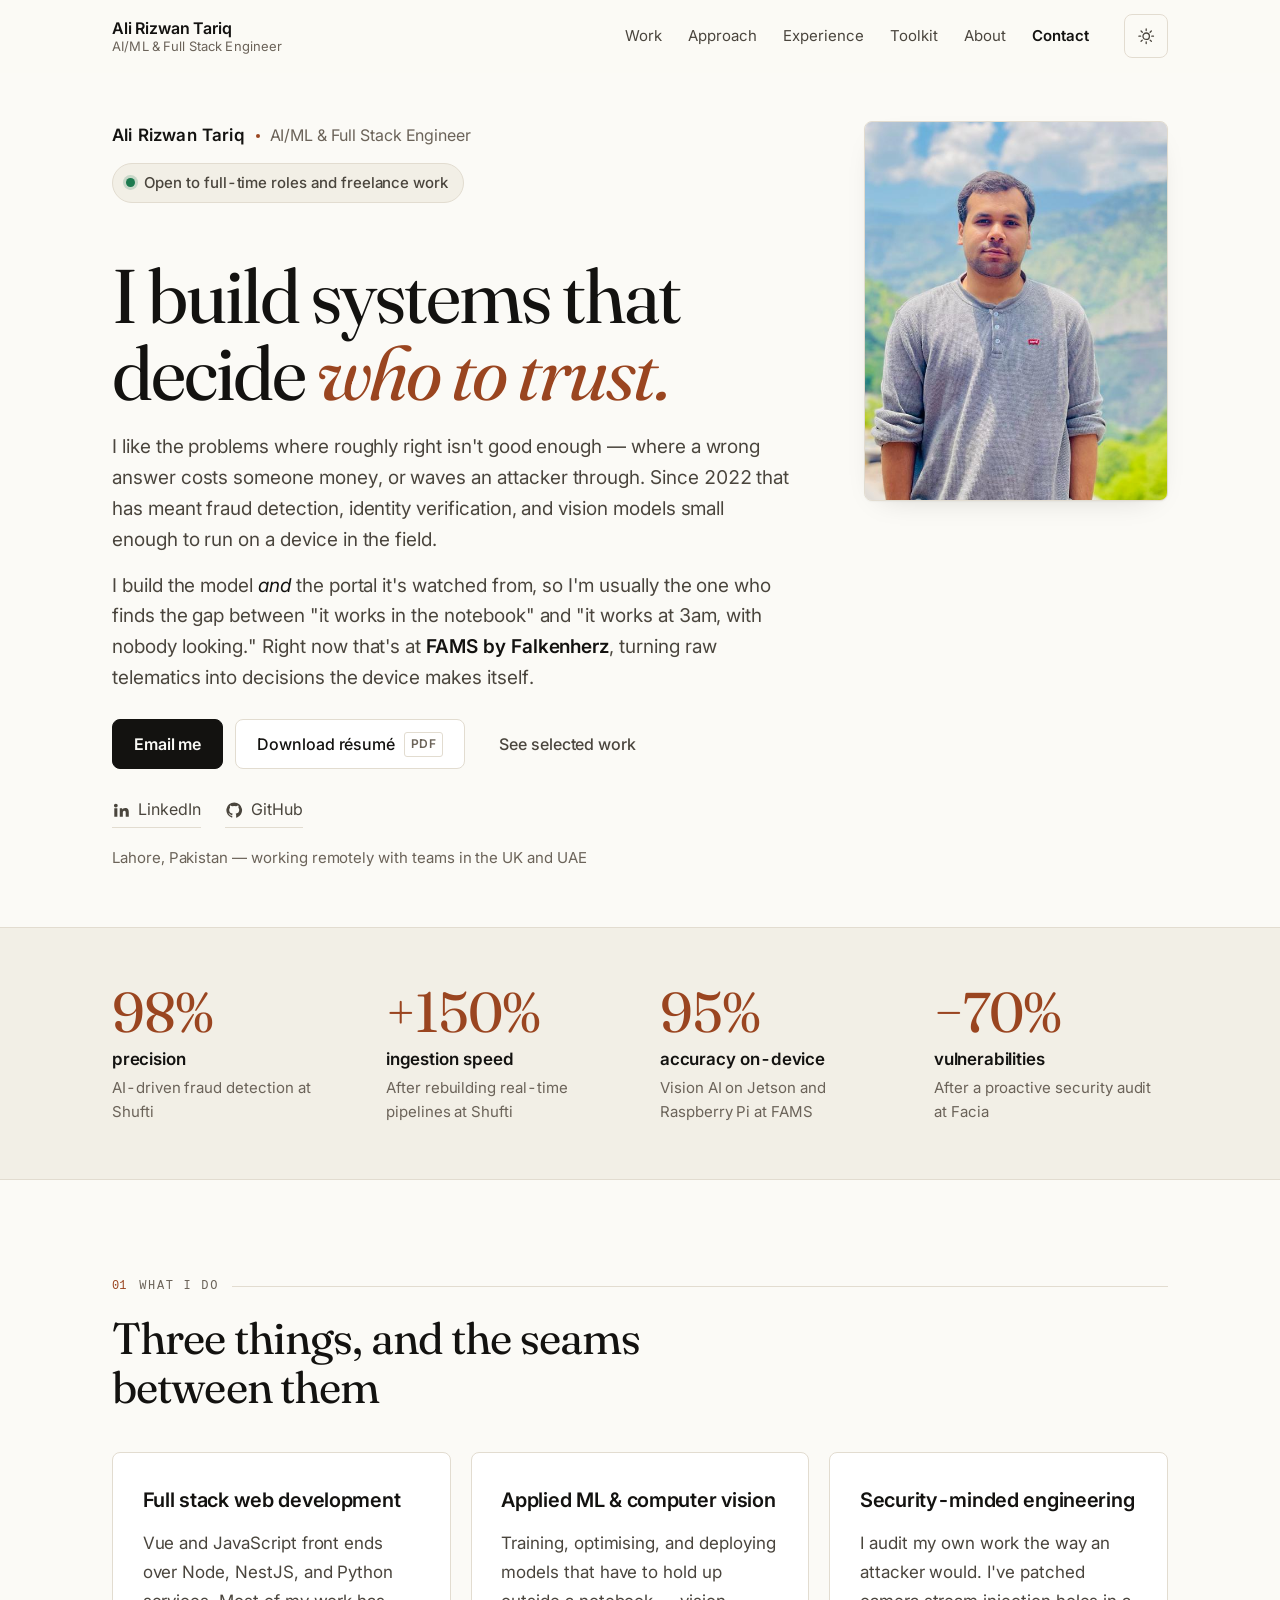
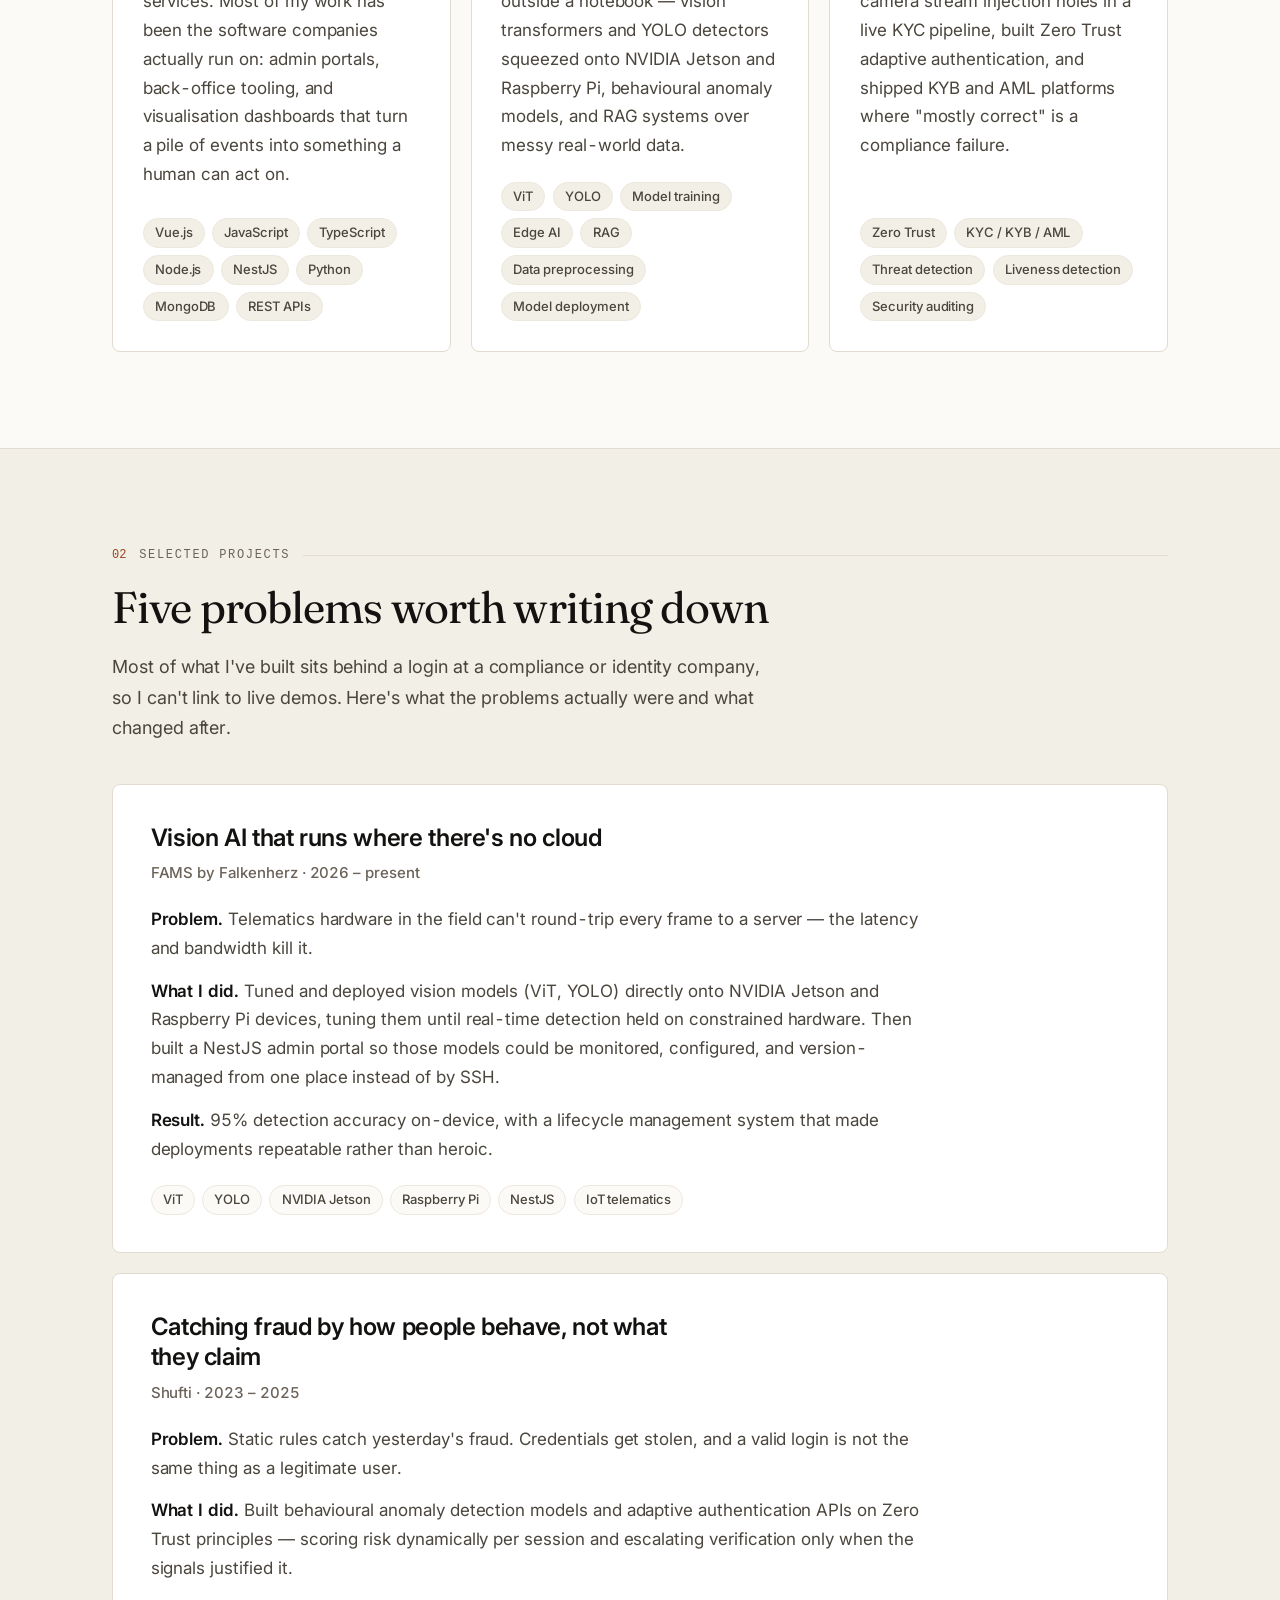
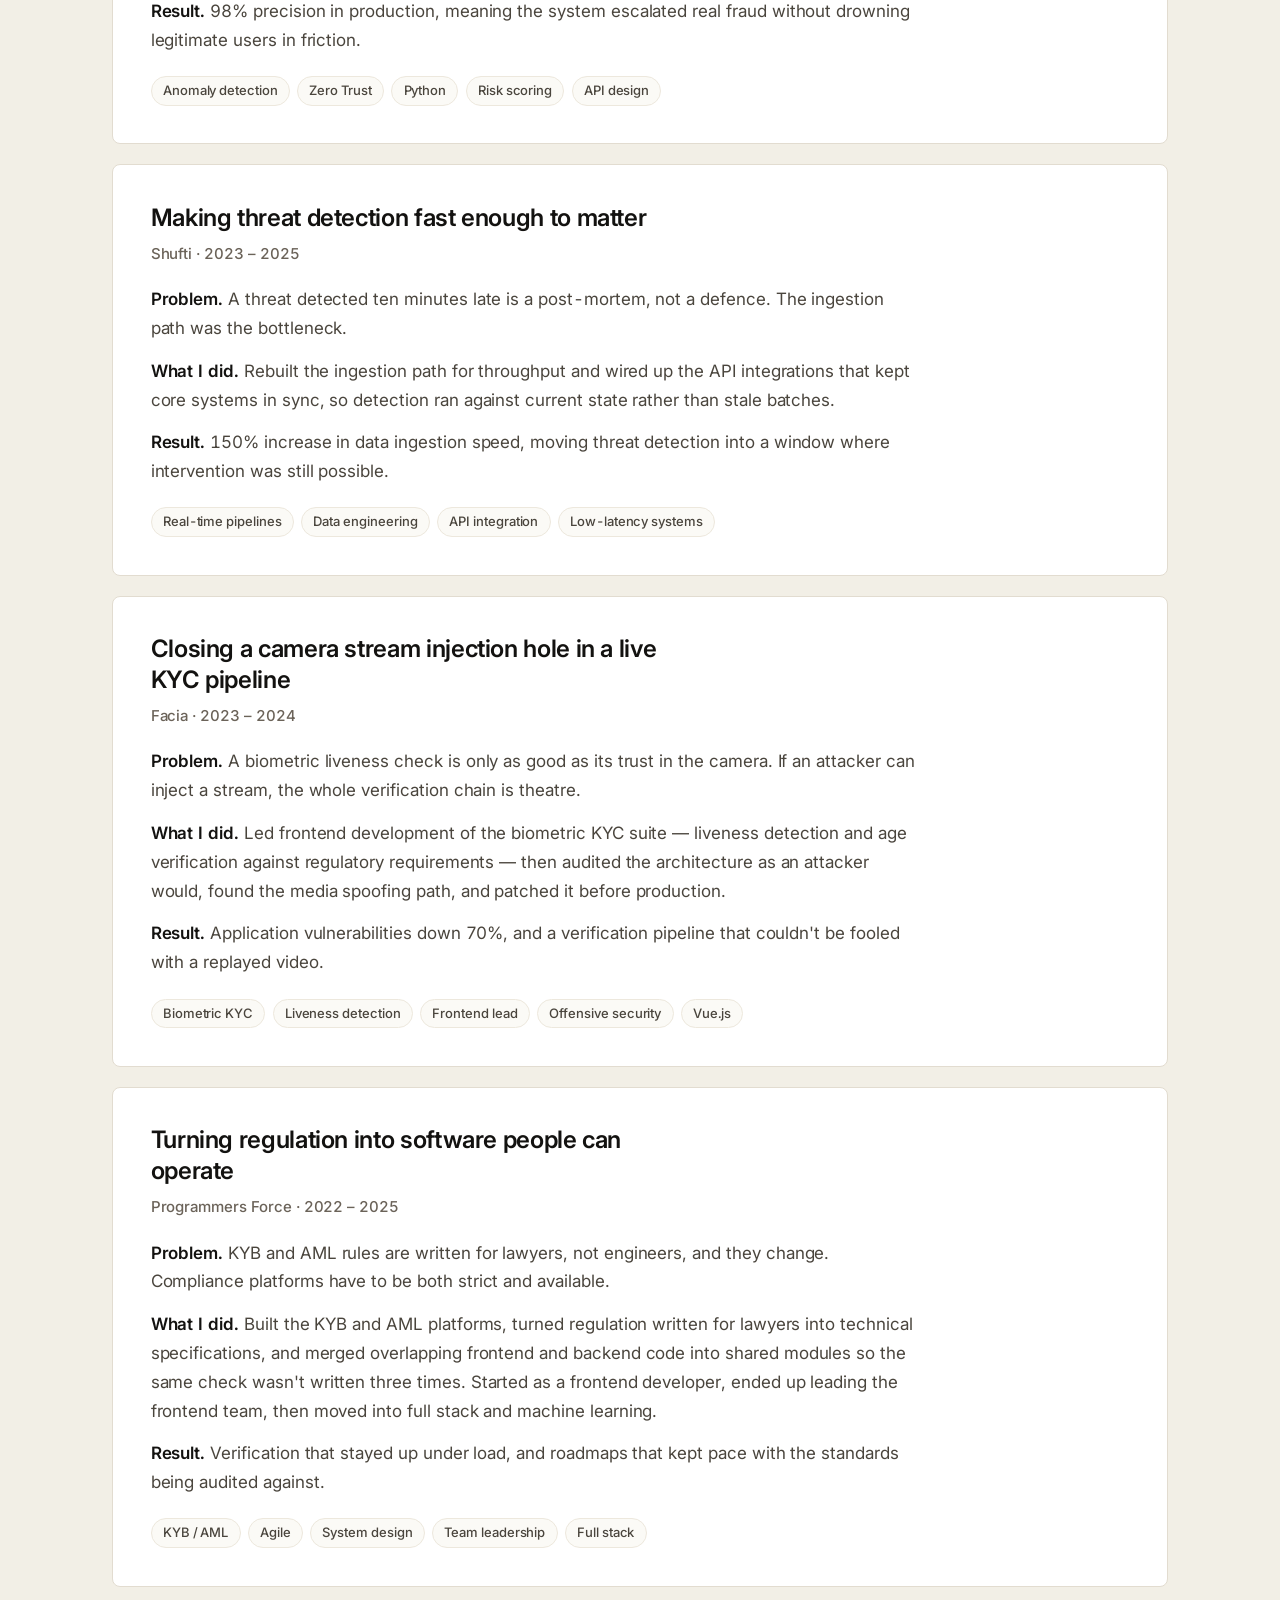
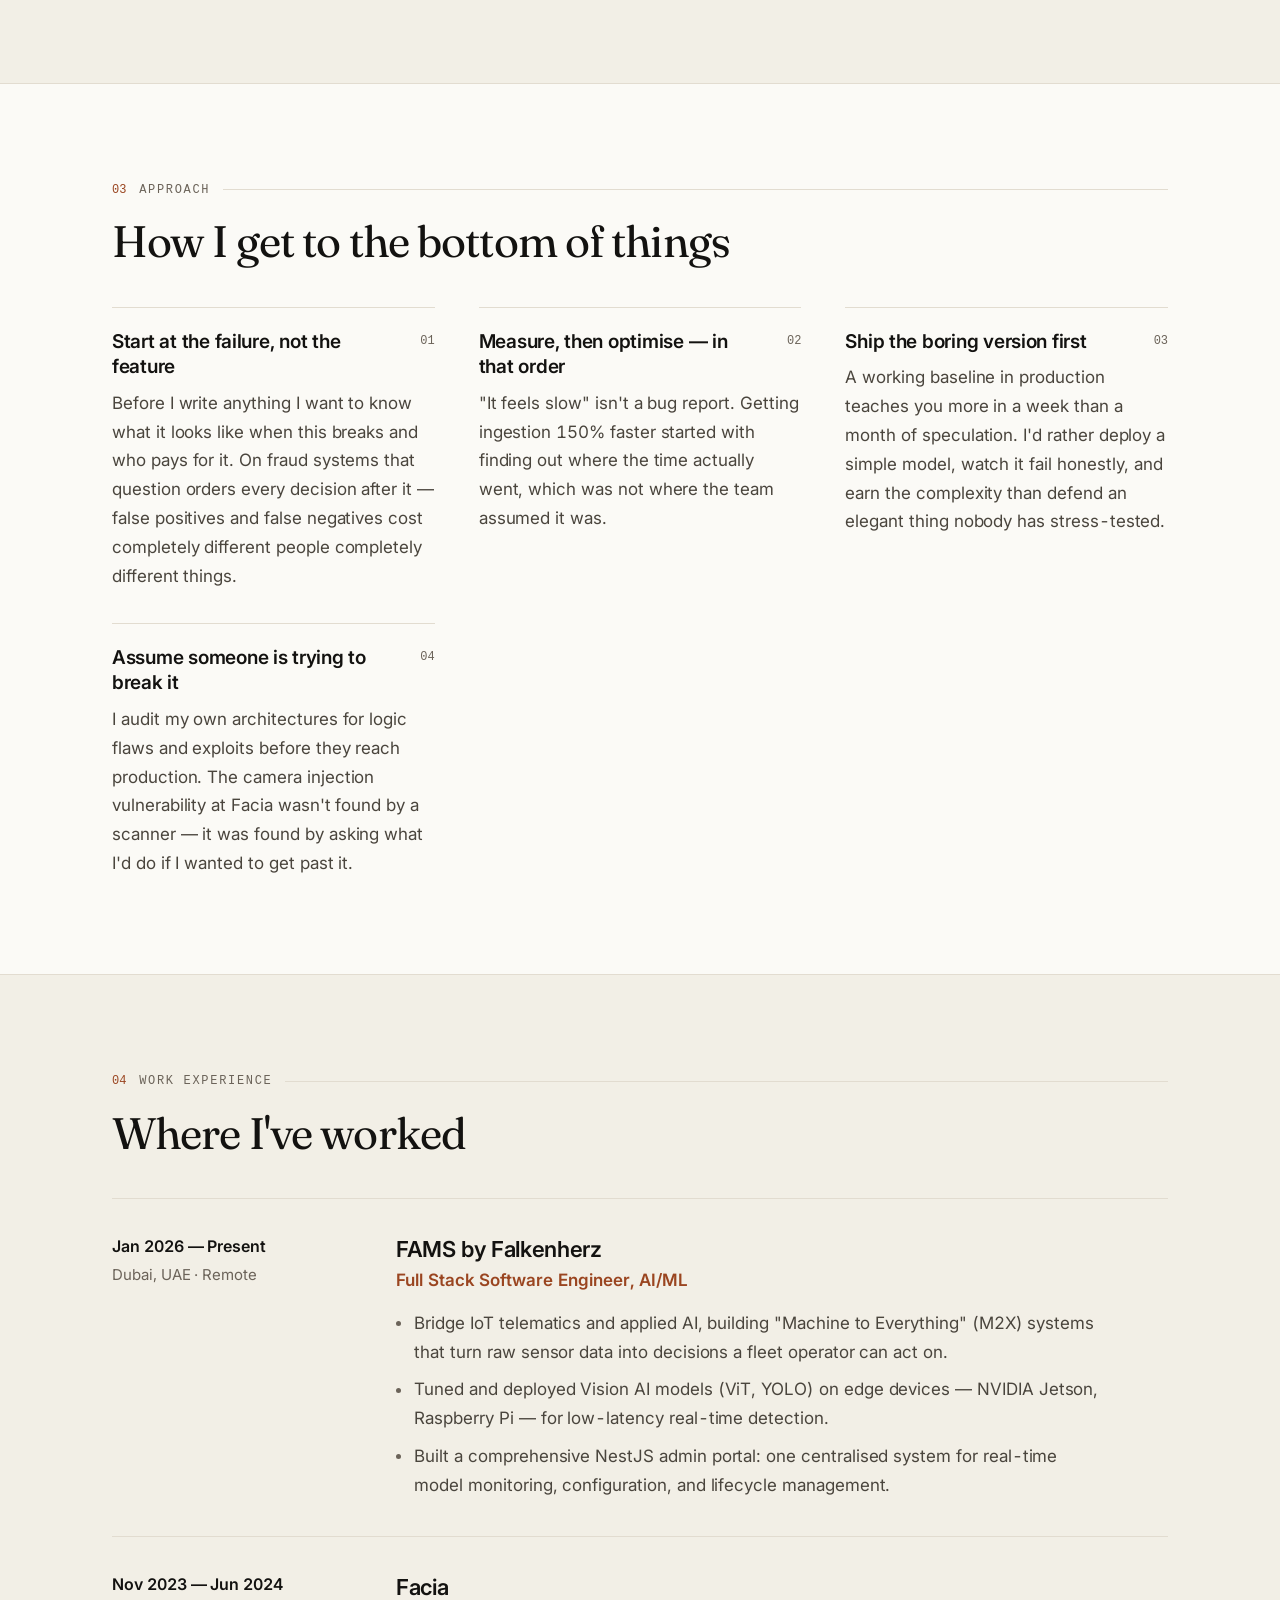
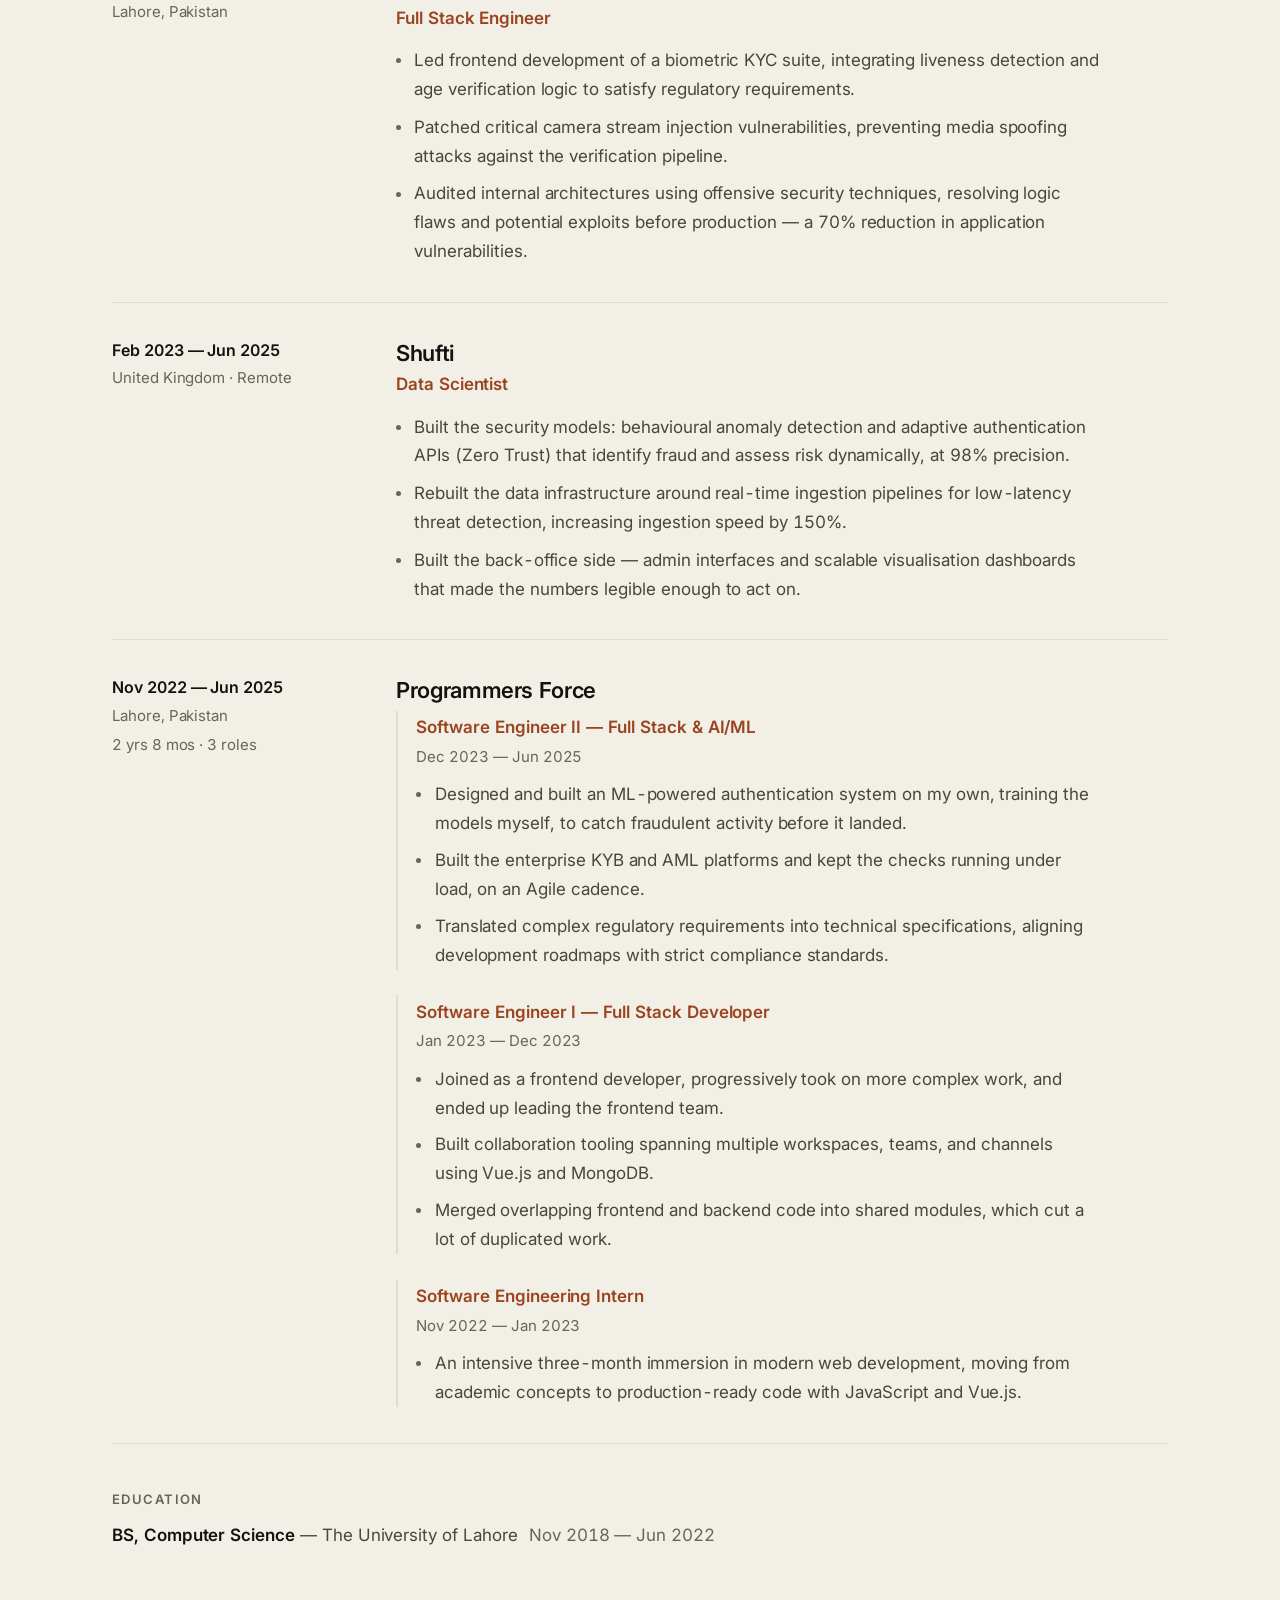
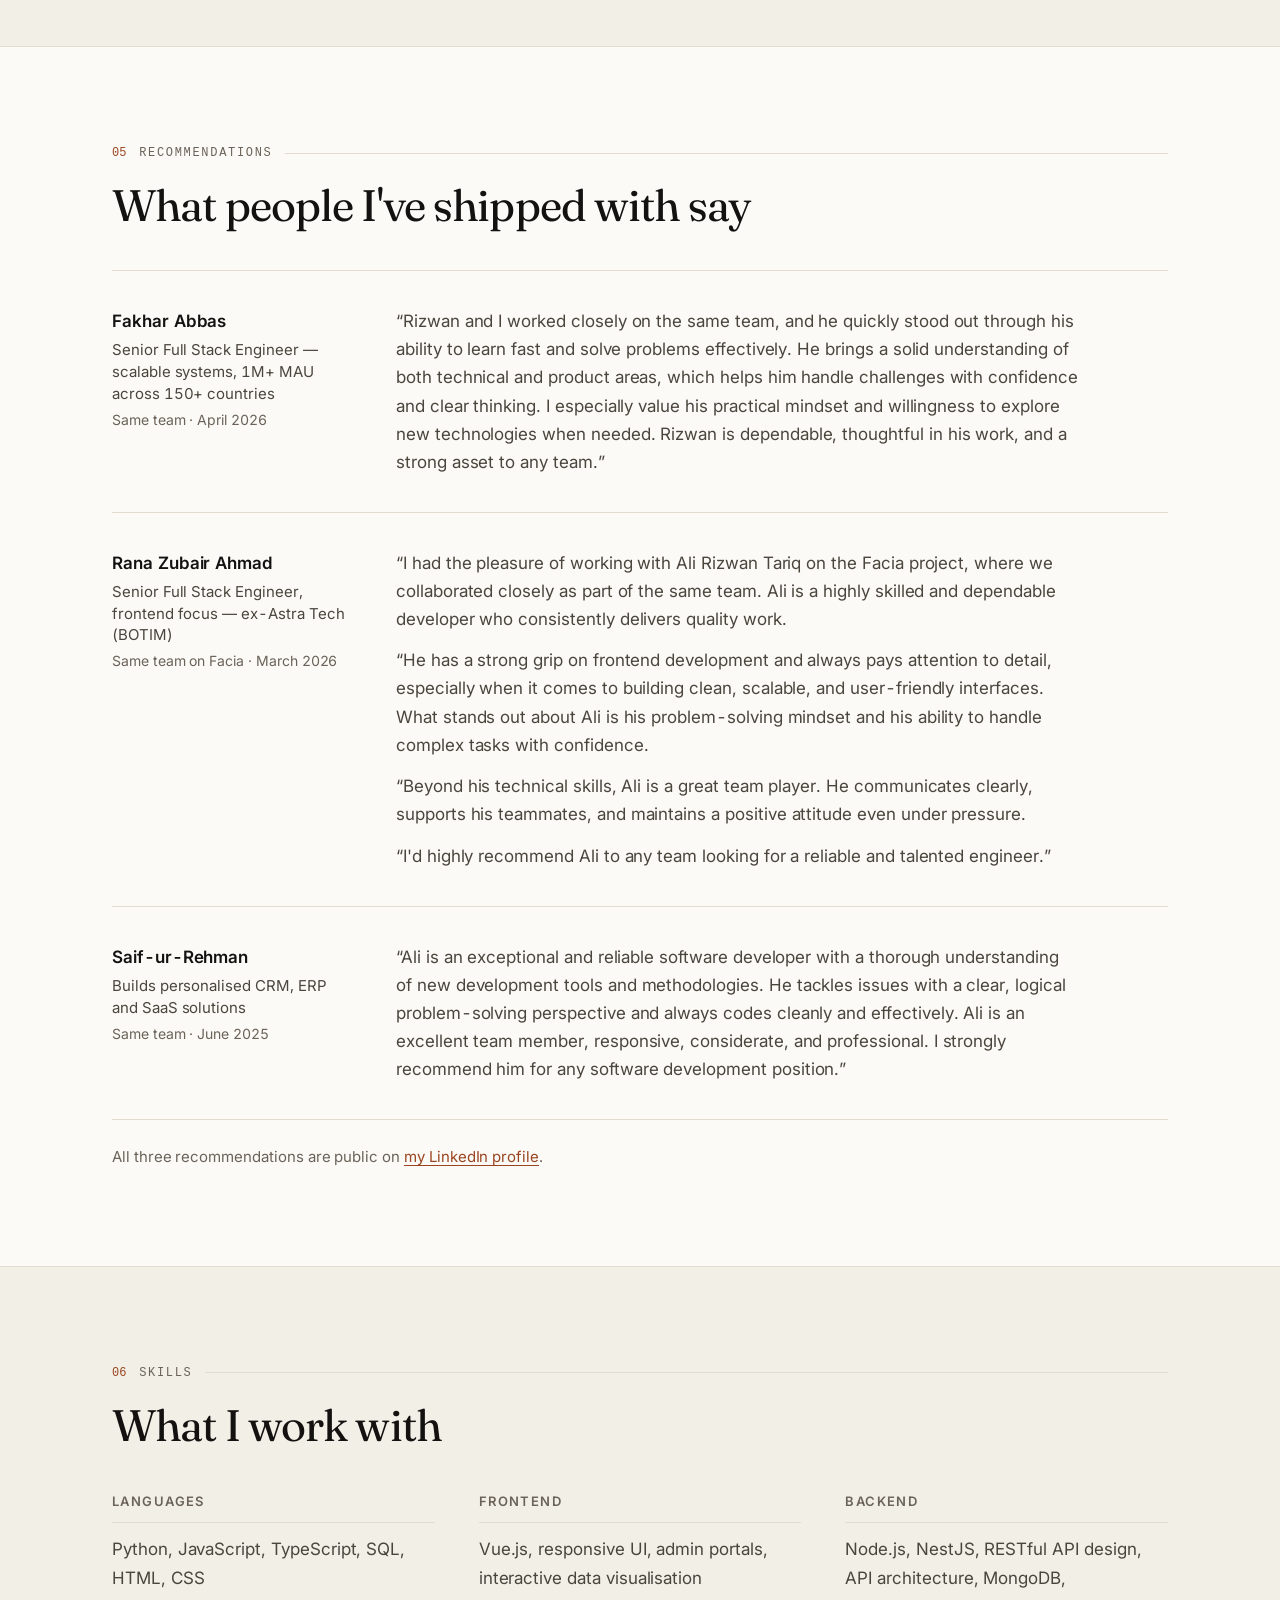
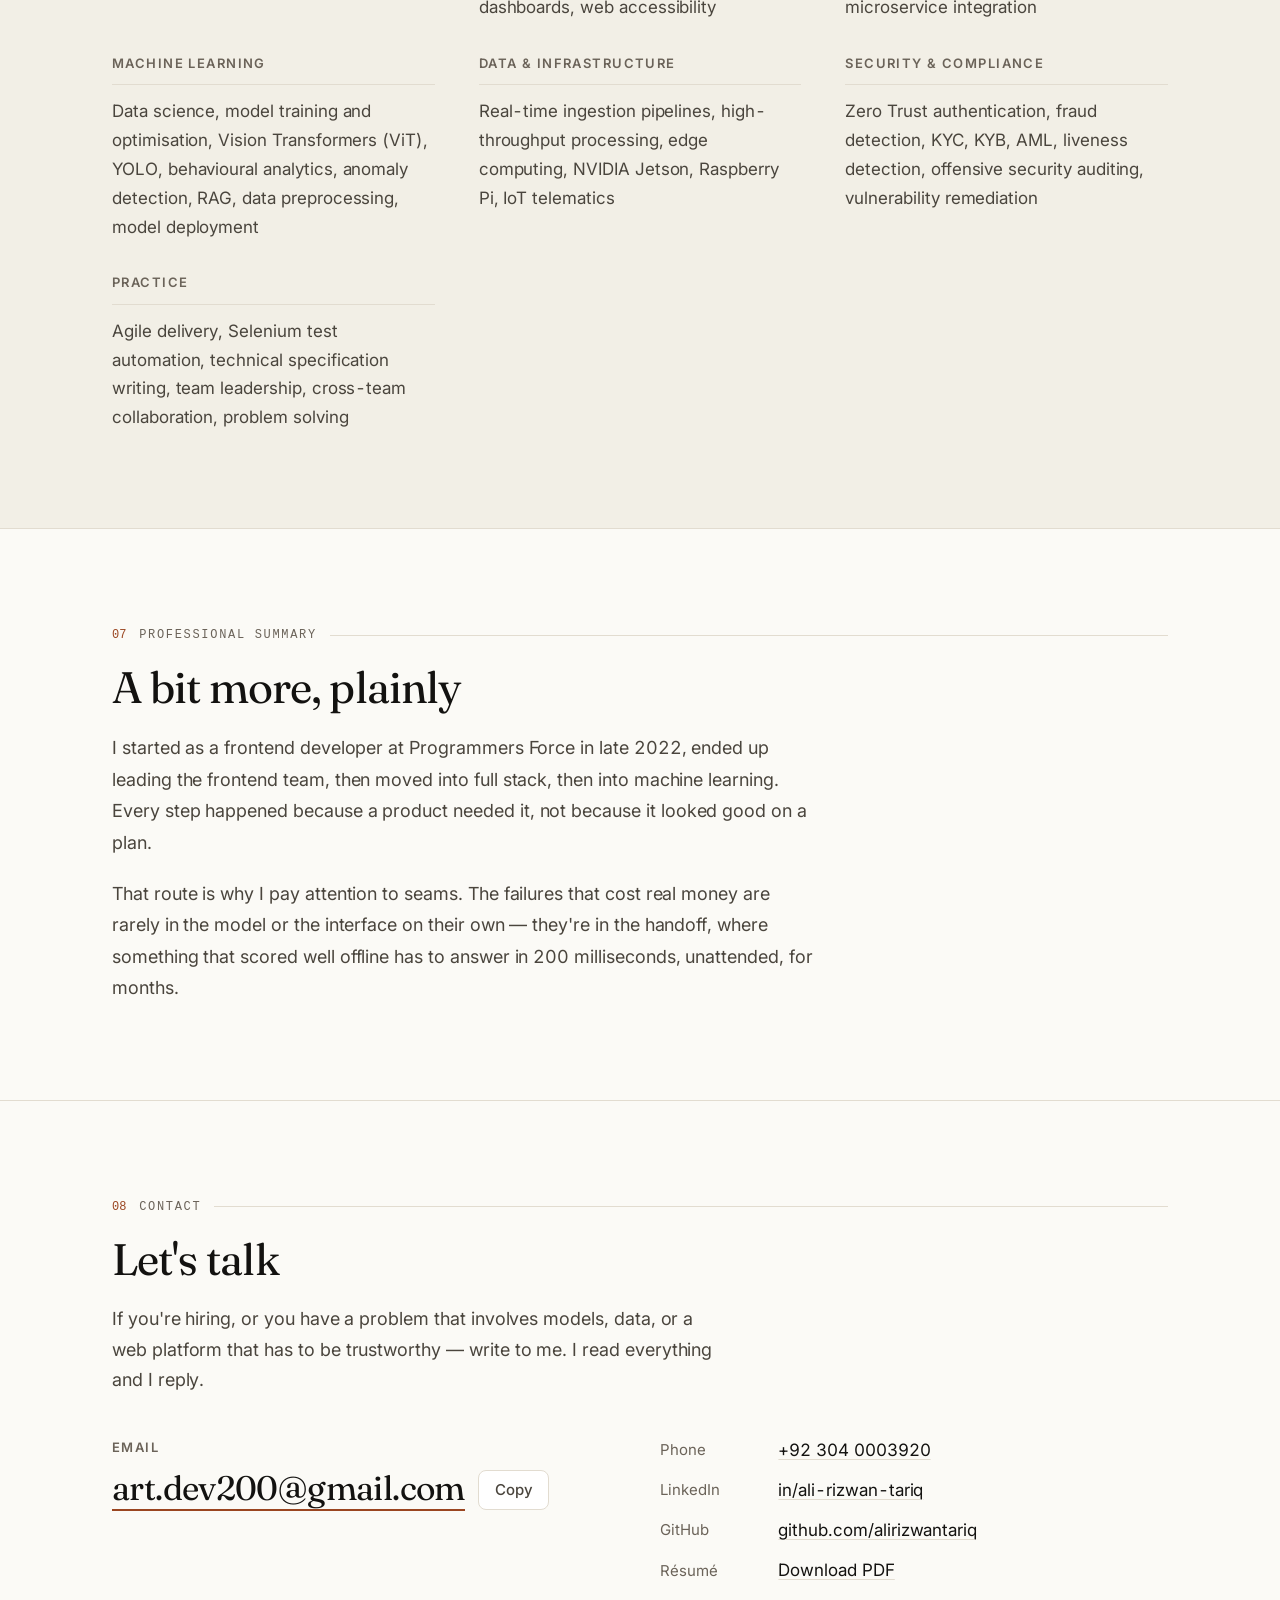
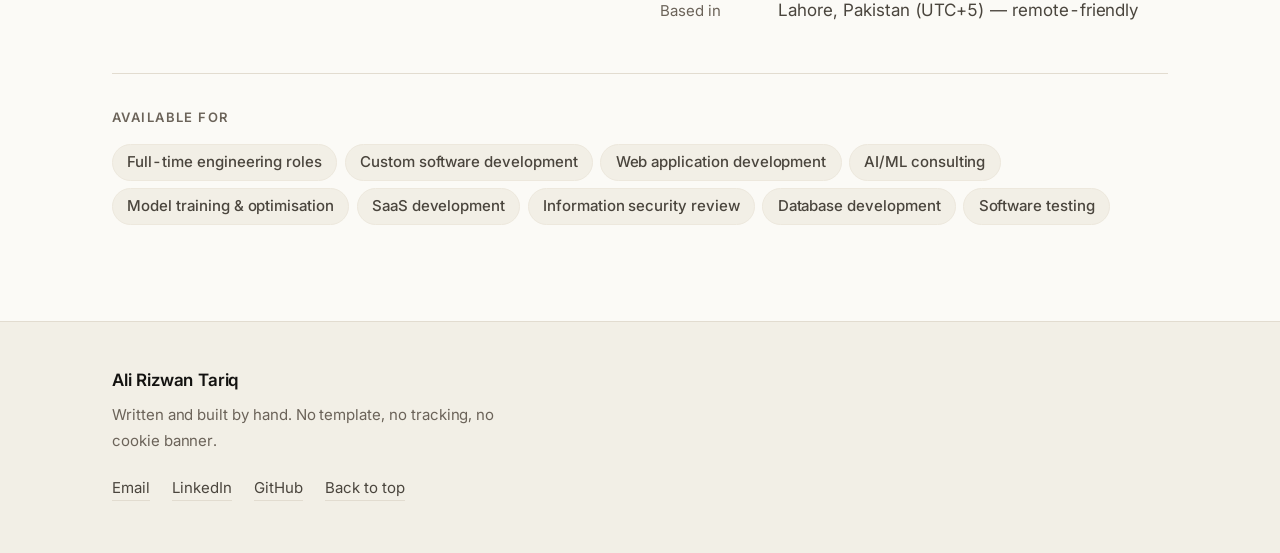
<file: index.html>
<!DOCTYPE html>
<html lang="en">
<head>
<meta charset="utf-8">
<meta name="viewport" content="width=device-width, initial-scale=1">
<title>Ali Rizwan Tariq — AI/ML &amp; Full Stack Engineer</title>
<meta name="description" content="AI/ML and full stack engineer in Lahore, Pakistan. Fraud detection, identity verification and edge computer vision, in Python, Vue.js, Node.js and NestJS.">
<meta name="author" content="Ali Rizwan Tariq">
<meta name="robots" content="index, follow">
<meta name="theme-color" content="#fbfaf6" media="(prefers-color-scheme: light)">
<meta name="theme-color" content="#101210" media="(prefers-color-scheme: dark)">

<meta property="og:type" content="profile">
<meta property="og:title" content="Ali Rizwan Tariq — AI/ML &amp; Full Stack Engineer">
<meta property="og:description" content="Fraud detection, identity verification, and edge computer vision — plus the production systems around them. Open to full-time roles and freelance work.">
<meta property="og:image" content="https://alirizwantariq.vercel.app/og.png">
<meta property="og:image:alt" content="Ali Rizwan Tariq, AI/ML and Full Stack Engineer">
<meta property="og:url" content="https://alirizwantariq.vercel.app/">
<meta property="og:locale" content="en_US">
<meta name="twitter:card" content="summary_large_image">
<meta name="twitter:title" content="Ali Rizwan Tariq — AI/ML &amp; Full Stack Engineer">
<meta name="twitter:description" content="Fraud detection, identity verification, and edge computer vision — plus the production systems around them.">
<meta name="twitter:image" content="https://alirizwantariq.vercel.app/og.png">

<link rel="canonical" href="https://alirizwantariq.vercel.app/">
<link rel="icon" href="/favicon.svg" type="image/svg+xml">
<link rel="apple-touch-icon" href="/favicon.svg">
<link rel="preconnect" href="https://fonts.googleapis.com">
<link rel="preconnect" href="https://fonts.gstatic.com" crossorigin>
<link rel="stylesheet" href="https://fonts.googleapis.com/css2?family=Fraunces:opsz,wght@9..144,400;9..144,500&family=Inter:wght@400;500;600;700&display=swap">
<link rel="stylesheet" href="/styles.css">

<script>
  // Set theme before first paint so there is no flash.
  (function () {
    document.documentElement.classList.add('js');
    try {
      var t = localStorage.getItem('theme');
      if (t === 'light' || t === 'dark') document.documentElement.setAttribute('data-theme', t);
    } catch (e) {}
  })();
</script>

<script type="application/ld+json">
{
  "@context": "https://schema.org",
  "@type": "Person",
  "name": "Ali Rizwan Tariq",
  "givenName": "Ali",
  "familyName": "Tariq",
  "jobTitle": "AI/ML & Full Stack Engineer",
  "description": "AI/ML and full stack engineer specialising in fraud detection, identity verification and edge computer vision systems.",
  "email": "mailto:art.dev200@gmail.com",
  "telephone": "+92-304-0003920",
  "image": "https://alirizwantariq.vercel.app/assets/ali-rizwan-tariq.jpg",
  "url": "https://alirizwantariq.vercel.app/",
  "address": {
    "@type": "PostalAddress",
    "addressLocality": "Lahore",
    "addressRegion": "Punjab",
    "addressCountry": "PK"
  },
  "sameAs": [
    "https://www.linkedin.com/in/ali-rizwan-tariq/",
    "https://github.com/alirizwantariq"
  ],
  "alumniOf": {
    "@type": "CollegeOrUniversity",
    "name": "The University of Lahore"
  },
  "knowsAbout": [
    "Machine Learning", "Computer Vision", "Edge AI", "Retrieval-Augmented Generation",
    "Full Stack Web Development", "Python", "JavaScript", "TypeScript", "Node.js",
    "NestJS", "Vue.js", "MongoDB", "REST API", "Fraud Detection",
    "Identity Verification", "KYC", "KYB", "AML", "API Architecture", "Data Science"
  ],
  "worksFor": {
    "@type": "Organization",
    "name": "FAMS by Falkenherz"
  }
}
</script>
</head>

<body>
<a class="skip-link" href="#main">Skip to content</a>

<header class="site-header">
  <div class="wrap header-inner">
    <a class="wordmark" href="#top">
      <span class="wordmark-name">Ali Rizwan Tariq</span>
      <span class="wordmark-role">AI/ML &amp; Full Stack Engineer</span>
    </a>

    <nav class="site-nav" aria-label="Sections">
      <ul>
        <li><a href="#work">Work</a></li>
        <li><a href="#approach">Approach</a></li>
        <li><a href="#experience">Experience</a></li>
        <li><a href="#toolkit">Toolkit</a></li>
        <li><a href="#about">About</a></li>
        <li><a href="#contact">Contact</a></li>
      </ul>
    </nav>

    <button type="button" id="theme-toggle" class="theme-toggle" aria-label="Switch to dark theme">
      <svg class="icon-sun" viewBox="0 0 24 24" aria-hidden="true" focusable="false">
        <circle cx="12" cy="12" r="4.2"/>
        <path d="M12 2.5v2.2M12 19.3v2.2M21.5 12h-2.2M4.7 12H2.5M18.7 5.3l-1.6 1.6M6.9 17.1l-1.6 1.6M18.7 18.7l-1.6-1.6M6.9 6.9L5.3 5.3"/>
      </svg>
      <svg class="icon-moon" viewBox="0 0 24 24" aria-hidden="true" focusable="false">
        <path d="M20.5 14.2A8.6 8.6 0 0 1 9.8 3.5a8.6 8.6 0 1 0 10.7 10.7Z"/>
      </svg>
    </button>
  </div>
</header>

<main id="main">

  <!-- ───────────────────────── Elevator pitch ───────────────────────── -->
  <section class="hero" id="top">
    <div class="wrap hero-grid">

      <div class="hero-copy">
        <div class="identity">
          <p class="identity-main">
            <span class="identity-name">Ali Rizwan Tariq</span>
            <span class="identity-role">AI/ML &amp; Full Stack Engineer</span>
          </p>
          <p class="availability">
            <span class="dot" aria-hidden="true"></span>
            Open to full-time roles and freelance work
          </p>
        </div>

        <h1 class="hero-title">
          I build systems that decide <em>who to trust.</em>
        </h1>

        <div class="hero-pitch">
          <p>
            I like the problems where roughly right isn't good enough — where a wrong answer costs
            someone money, or waves an attacker through. Since 2022 that has meant fraud detection,
            identity verification, and vision models small enough to run on a device in the field.
          </p>
          <p>
            I build the model <em>and</em> the portal it's watched from, so I'm usually the one who
            finds the gap between "it works in the notebook" and "it works at 3am, with nobody
            looking." Right now that's at <strong>FAMS by Falkenherz</strong>, turning raw telematics
            into decisions the device makes itself.
          </p>
        </div>

        <div class="hero-actions">
          <a class="btn btn-primary" href="mailto:art.dev200@gmail.com?subject=Let%27s%20talk">
            Email me
          </a>
          <a class="btn" href="/Ali-Rizwan-Tariq-Resume.pdf" download>
            Download résumé
            <span class="btn-meta">PDF</span>
          </a>
          <a class="btn btn-quiet" href="#work">See selected work</a>
        </div>

        <ul class="hero-links">
          <li>
            <a href="https://www.linkedin.com/in/ali-rizwan-tariq/" rel="me noopener" target="_blank">
              <svg viewBox="0 0 24 24" aria-hidden="true" focusable="false" class="brand-icon"><path d="M4.98 3.5A2.5 2.5 0 1 1 5 8.5a2.5 2.5 0 0 1 0-5ZM3 9.5h4v11H3v-11Zm6.5 0h3.8v1.5h.05c.53-.95 1.83-1.95 3.77-1.95 4.03 0 4.78 2.5 4.78 5.76v5.69h-4v-5.04c0-1.2-.02-2.75-1.75-2.75-1.75 0-2.02 1.31-2.02 2.66v5.13h-4v-11Z"/></svg>
              LinkedIn
            </a>
          </li>
          <li>
            <a href="https://github.com/alirizwantariq" rel="me noopener" target="_blank">
              <svg viewBox="0 0 24 24" aria-hidden="true" focusable="false" class="brand-icon"><path d="M12 1.8a10.2 10.2 0 0 0-3.23 19.88c.51.09.7-.22.7-.5v-1.9c-2.85.62-3.45-1.2-3.45-1.2-.47-1.19-1.14-1.5-1.14-1.5-.93-.64.07-.62.07-.62 1.03.07 1.57 1.06 1.57 1.06.92 1.57 2.4 1.12 2.99.86.09-.67.36-1.12.65-1.38-2.28-.26-4.67-1.14-4.67-5.07 0-1.12.4-2.03 1.05-2.75-.1-.26-.46-1.3.1-2.72 0 0 .86-.28 2.81 1.05a9.7 9.7 0 0 1 5.12 0c1.95-1.33 2.81-1.05 2.81-1.05.56 1.42.2 2.46.1 2.72.65.72 1.05 1.63 1.05 2.75 0 3.94-2.39 4.8-4.68 5.06.37.32.7.94.7 1.9v2.81c0 .28.18.6.7.5A10.2 10.2 0 0 0 12 1.8Z"/></svg>
              GitHub
            </a>
          </li>
        </ul>

        <p class="hero-loc">Lahore, Pakistan — working remotely with teams in the UK and UAE</p>
      </div>

      <figure class="portrait" id="portrait">
        <img src="/assets/ali-rizwan-tariq.jpg"
             alt="Ali Rizwan Tariq"
             width="768" height="1024"
             decoding="async"
             onerror="document.getElementById('portrait').hidden = true">
      </figure>

    </div>
  </section>

  <!-- ───────────────────────── Impact numbers ───────────────────────── -->
  <section class="stats" aria-labelledby="stats-heading">
    <div class="wrap">
      <h2 id="stats-heading" class="sr-only">Measured results</h2>
      <ul class="stat-grid">
        <li class="stat reveal">
          <p class="stat-num">98%</p>
          <p class="stat-label">precision</p>
          <p class="stat-note">AI-driven fraud detection at Shufti</p>
        </li>
        <li class="stat reveal">
          <p class="stat-num">+150%</p>
          <p class="stat-label">ingestion speed</p>
          <p class="stat-note">After rebuilding real-time pipelines at Shufti</p>
        </li>
        <li class="stat reveal">
          <p class="stat-num">95%</p>
          <p class="stat-label">accuracy on-device</p>
          <p class="stat-note">Vision AI on Jetson and Raspberry Pi at FAMS</p>
        </li>
        <li class="stat reveal">
          <p class="stat-num">−70%</p>
          <p class="stat-label">vulnerabilities</p>
          <p class="stat-note">After a proactive security audit at Facia</p>
        </li>
      </ul>
    </div>
  </section>

  <!-- ───────────────────────── What I do ───────────────────────── -->
  <section class="section" id="services" aria-labelledby="services-heading">
    <div class="wrap">
      <h2 id="services-heading" class="section-title">
        <span class="section-label"><span class="section-num">01</span> What I do</span>
        <span class="section-headline">Three things, and the seams between them</span>
      </h2>

      <div class="pillars">
        <article class="pillar reveal">
          <h3>Full stack web development</h3>
          <p>
            Vue and JavaScript front ends over Node, NestJS, and Python services. Most of my work has
            been the software companies actually run on: admin portals, back-office tooling, and
            visualisation dashboards that turn a pile of events into something a human can act on.
          </p>
          <ul class="tag-list">
            <li>Vue.js</li><li>JavaScript</li><li>TypeScript</li><li>Node.js</li><li>NestJS</li>
            <li>Python</li><li>MongoDB</li><li>REST APIs</li>
          </ul>
        </article>

        <article class="pillar reveal">
          <h3>Applied ML &amp; computer vision</h3>
          <p>
            Training, optimising, and deploying models that have to hold up outside a notebook —
            vision transformers and YOLO detectors squeezed onto NVIDIA Jetson and Raspberry Pi,
            behavioural anomaly models, and RAG systems over messy real-world data.
          </p>
          <ul class="tag-list">
            <li>ViT</li><li>YOLO</li><li>Model training</li><li>Edge AI</li>
            <li>RAG</li><li>Data preprocessing</li><li>Model deployment</li>
          </ul>
        </article>

        <article class="pillar reveal">
          <h3>Security-minded engineering</h3>
          <p>
            I audit my own work the way an attacker would. I've patched camera stream injection
            holes in a live KYC pipeline, built Zero Trust adaptive authentication, and shipped KYB
            and AML platforms where "mostly correct" is a compliance failure.
          </p>
          <ul class="tag-list">
            <li>Zero Trust</li><li>KYC / KYB / AML</li><li>Threat detection</li>
            <li>Liveness detection</li><li>Security auditing</li>
          </ul>
        </article>
      </div>
    </div>
  </section>

  <!-- ───────────────────────── Selected work ───────────────────────── -->
  <section class="section section-alt" id="work" aria-labelledby="work-heading">
    <div class="wrap">
      <h2 id="work-heading" class="section-title">
        <span class="section-label"><span class="section-num">02</span> Selected projects</span>
        <span class="section-headline">Five problems worth writing down</span>
      </h2>
      <p class="section-intro">
        Most of what I've built sits behind a login at a compliance or identity company, so I can't
        link to live demos. Here's what the problems actually were and what changed after.
      </p>

      <ol class="cases">
        <li class="case reveal">
          <div class="case-head">
            <h3>Vision AI that runs where there's no cloud</h3>
            <p class="case-org">FAMS by Falkenherz · 2026 – present</p>
          </div>
          <div class="case-body">
            <p>
              <strong>Problem.</strong> Telematics hardware in the field can't round-trip every frame
              to a server — the latency and bandwidth kill it.
            </p>
            <p>
              <strong>What I did.</strong> Tuned and deployed vision models
              (ViT, YOLO) directly onto NVIDIA Jetson and Raspberry Pi devices, tuning them until
              real-time detection held on constrained hardware. Then built a NestJS admin portal so
              those models could be monitored, configured, and version-managed from one place instead
              of by SSH.
            </p>
            <p>
              <strong>Result.</strong> 95% detection accuracy on-device, with a lifecycle management
              system that made deployments repeatable rather than heroic.
            </p>
          </div>
          <ul class="tag-list">
            <li>ViT</li><li>YOLO</li><li>NVIDIA Jetson</li><li>Raspberry Pi</li>
            <li>NestJS</li><li>IoT telematics</li>
          </ul>
        </li>

        <li class="case reveal">
          <div class="case-head">
            <h3>Catching fraud by how people behave, not what they claim</h3>
            <p class="case-org">Shufti · 2023 – 2025</p>
          </div>
          <div class="case-body">
            <p>
              <strong>Problem.</strong> Static rules catch yesterday's fraud. Credentials get stolen,
              and a valid login is not the same thing as a legitimate user.
            </p>
            <p>
              <strong>What I did.</strong> Built behavioural anomaly detection models and adaptive
              authentication APIs on Zero Trust principles — scoring risk dynamically per session and
              escalating verification only when the signals justified it.
            </p>
            <p>
              <strong>Result.</strong> 98% precision in production, meaning the system escalated real
              fraud without drowning legitimate users in friction.
            </p>
          </div>
          <ul class="tag-list">
            <li>Anomaly detection</li><li>Zero Trust</li><li>Python</li>
            <li>Risk scoring</li><li>API design</li>
          </ul>
        </li>

        <li class="case reveal">
          <div class="case-head">
            <h3>Making threat detection fast enough to matter</h3>
            <p class="case-org">Shufti · 2023 – 2025</p>
          </div>
          <div class="case-body">
            <p>
              <strong>Problem.</strong> A threat detected ten minutes late is a post-mortem, not a
              defence. The ingestion path was the bottleneck.
            </p>
            <p>
              <strong>What I did.</strong> Rebuilt the ingestion path for throughput and wired up
              the API integrations that kept core systems in sync, so detection ran
              against current state rather than stale batches.
            </p>
            <p>
              <strong>Result.</strong> 150% increase in data ingestion speed, moving threat detection
              into a window where intervention was still possible.
            </p>
          </div>
          <ul class="tag-list">
            <li>Real-time pipelines</li><li>Data engineering</li>
            <li>API integration</li><li>Low-latency systems</li>
          </ul>
        </li>

        <li class="case reveal">
          <div class="case-head">
            <h3>Closing a camera stream injection hole in a live KYC pipeline</h3>
            <p class="case-org">Facia · 2023 – 2024</p>
          </div>
          <div class="case-body">
            <p>
              <strong>Problem.</strong> A biometric liveness check is only as good as its trust in the
              camera. If an attacker can inject a stream, the whole verification chain is theatre.
            </p>
            <p>
              <strong>What I did.</strong> Led frontend development of the biometric KYC suite —
              liveness detection and age verification against regulatory requirements — then audited
              the architecture as an attacker would, found the media spoofing path, and patched it
              before production.
            </p>
            <p>
              <strong>Result.</strong> Application vulnerabilities down 70%, and a verification
              pipeline that couldn't be fooled with a replayed video.
            </p>
          </div>
          <ul class="tag-list">
            <li>Biometric KYC</li><li>Liveness detection</li><li>Frontend lead</li>
            <li>Offensive security</li><li>Vue.js</li>
          </ul>
        </li>

        <li class="case reveal">
          <div class="case-head">
            <h3>Turning regulation into software people can operate</h3>
            <p class="case-org">Programmers Force · 2022 – 2025</p>
          </div>
          <div class="case-body">
            <p>
              <strong>Problem.</strong> KYB and AML rules are written for lawyers, not engineers, and
              they change. Compliance platforms have to be both strict and available.
            </p>
            <p>
              <strong>What I did.</strong> Built the KYB and AML platforms, turned regulation written
              for lawyers into technical specifications, and merged overlapping frontend and backend
              code into shared modules so the same check wasn't written three times. Started as a
              frontend developer, ended up leading the frontend team, then moved into full stack and
              machine learning.
            </p>
            <p>
              <strong>Result.</strong> Verification that stayed up under load, and roadmaps that kept
              pace with the standards being audited against.
            </p>
          </div>
          <ul class="tag-list">
            <li>KYB / AML</li><li>Agile</li><li>System design</li>
            <li>Team leadership</li><li>Full stack</li>
          </ul>
        </li>
      </ol>
    </div>
  </section>

  <!-- ───────────────────────── Approach ───────────────────────── -->
  <section class="section" id="approach" aria-labelledby="approach-heading">
    <div class="wrap">
      <h2 id="approach-heading" class="section-title">
        <span class="section-label"><span class="section-num">03</span> Approach</span>
        <span class="section-headline">How I get to the bottom of things</span>
      </h2>

      <ol class="principles">
        <li class="principle reveal">
          <h3>Start at the failure, not the feature</h3>
          <p>
            Before I write anything I want to know what it looks like when this breaks and who pays
            for it. On fraud systems that question orders every decision after it — false positives
            and false negatives cost completely different people completely different things.
          </p>
        </li>
        <li class="principle reveal">
          <h3>Measure, then optimise — in that order</h3>
          <p>
            "It feels slow" isn't a bug report. Getting ingestion 150% faster started with finding out
            where the time actually went, which was not where the team assumed it was.
          </p>
        </li>
        <li class="principle reveal">
          <h3>Ship the boring version first</h3>
          <p>
            A working baseline in production teaches you more in a week than a month of speculation.
            I'd rather deploy a simple model, watch it fail honestly, and earn the complexity than
            defend an elegant thing nobody has stress-tested.
          </p>
        </li>
        <li class="principle reveal">
          <h3>Assume someone is trying to break it</h3>
          <p>
            I audit my own architectures for logic flaws and exploits before they reach production.
            The camera injection vulnerability at Facia wasn't found by a scanner — it was found by
            asking what I'd do if I wanted to get past it.
          </p>
        </li>
      </ol>
    </div>
  </section>

  <!-- ───────────────────────── Experience ───────────────────────── -->
  <section class="section section-alt" id="experience" aria-labelledby="experience-heading">
    <div class="wrap">
      <h2 id="experience-heading" class="section-title">
        <span class="section-label"><span class="section-num">04</span> Work experience</span>
        <span class="section-headline">Where I've worked</span>
      </h2>

      <div class="timeline">

        <article class="job reveal">
          <div class="job-meta">
            <p class="job-dates"><time datetime="2026-01">Jan 2026</time> — Present</p>
            <p class="job-place">Dubai, UAE · Remote</p>
          </div>
          <div class="job-body">
            <h3 class="job-company">FAMS by Falkenherz</h3>
            <p class="job-title">Full Stack Software Engineer, AI/ML</p>
            <ul>
              <li>Bridge IoT telematics and applied AI, building "Machine to Everything" (M2X) systems that turn raw sensor data into decisions a fleet operator can act on.</li>
              <li>Tuned and deployed Vision AI models (ViT, YOLO) on edge devices — NVIDIA Jetson, Raspberry Pi — for low-latency real-time detection.</li>
              <li>Built a comprehensive NestJS admin portal: one centralised system for real-time model monitoring, configuration, and lifecycle management.</li>
            </ul>
          </div>
        </article>
        <article class="job reveal">
          <div class="job-meta">
            <p class="job-dates"><time datetime="2023-11">Nov 2023</time> — <time datetime="2024-06">Jun 2024</time></p>
            <p class="job-place">Lahore, Pakistan</p>
          </div>
          <div class="job-body">
            <h3 class="job-company">Facia</h3>
            <p class="job-title">Full Stack Engineer</p>
            <ul>
              <li>Led frontend development of a biometric KYC suite, integrating liveness detection and age verification logic to satisfy regulatory requirements.</li>
              <li>Patched critical camera stream injection vulnerabilities, preventing media spoofing attacks against the verification pipeline.</li>
              <li>Audited internal architectures using offensive security techniques, resolving logic flaws and potential exploits before production — a 70% reduction in application vulnerabilities.</li>
            </ul>
          </div>
        </article>
        <article class="job reveal">
          <div class="job-meta">
            <p class="job-dates"><time datetime="2023-02">Feb 2023</time> — <time datetime="2025-06">Jun 2025</time></p>
            <p class="job-place">United Kingdom · Remote</p>
          </div>
          <div class="job-body">
            <h3 class="job-company">Shufti</h3>
            <p class="job-title">Data Scientist</p>
            <ul>
              <li>Built the security models: behavioural anomaly detection and adaptive authentication APIs (Zero Trust) that identify fraud and assess risk dynamically, at 98% precision.</li>
              <li>Rebuilt the data infrastructure around real-time ingestion pipelines for low-latency threat detection, increasing ingestion speed by 150%.</li>
              <li>Built the back-office side — admin interfaces and scalable visualisation dashboards that made the numbers legible enough to act on.</li>
            </ul>
          </div>
        </article>
        <article class="job reveal">
          <div class="job-meta">
            <p class="job-dates"><time datetime="2022-11">Nov 2022</time> — <time datetime="2025-06">Jun 2025</time></p>
            <p class="job-place">Lahore, Pakistan</p>
            <p class="job-tenure">2 yrs 8 mos · 3 roles</p>
          </div>
          <div class="job-body">
            <h3 class="job-company">Programmers Force</h3>

            <ol class="role-list">
              <li class="role">
                <p class="job-title">Software Engineer II — Full Stack &amp; AI/ML</p>
                <p class="role-dates"><time datetime="2023-12">Dec 2023</time> — <time datetime="2025-06">Jun 2025</time></p>
                <ul>
                  <li>Designed and built an ML-powered authentication system on my own, training the models myself, to catch fraudulent activity before it landed.</li>
                  <li>Built the enterprise KYB and AML platforms and kept the checks running under load, on an Agile cadence.</li>
                  <li>Translated complex regulatory requirements into technical specifications, aligning development roadmaps with strict compliance standards.</li>
                </ul>
              </li>

              <li class="role">
                <p class="job-title">Software Engineer I — Full Stack Developer</p>
                <p class="role-dates"><time datetime="2023-01">Jan 2023</time> — <time datetime="2023-12">Dec 2023</time></p>
                <ul>
                  <li>Joined as a frontend developer, progressively took on more complex work, and ended up leading the frontend team.</li>
                  <li>Built collaboration tooling spanning multiple workspaces, teams, and channels using Vue.js and MongoDB.</li>
                  <li>Merged overlapping frontend and backend code into shared modules, which cut a lot of duplicated work.</li>
                </ul>
              </li>

              <li class="role">
                <p class="job-title">Software Engineering Intern</p>
                <p class="role-dates"><time datetime="2022-11">Nov 2022</time> — <time datetime="2023-01">Jan 2023</time></p>
                <ul>
                  <li>An intensive three-month immersion in modern web development, moving from academic concepts to production-ready code with JavaScript and Vue.js.</li>
                </ul>
              </li>
            </ol>
          </div>
        </article>

      </div>

      <div class="education reveal">
        <h3 class="edu-heading">Education</h3>
        <p class="edu-line">
          <strong>BS, Computer Science</strong> — The University of Lahore
          <span class="edu-dates"><time datetime="2018-11">Nov 2018</time> — <time datetime="2022-06">Jun 2022</time></span>
        </p>
      </div>
    </div>
  </section>

  <!-- ───────────────────────── Recommendations ───────────────────────── -->
  <section class="section" id="recommendations" aria-labelledby="rec-heading">
    <div class="wrap">
      <h2 id="rec-heading" class="section-title">
        <span class="section-label"><span class="section-num">05</span> Recommendations</span>
        <span class="section-headline">What people I've shipped with say</span>
      </h2>

      <div class="quotes">
        <figure class="quote reveal">
          <blockquote cite="https://www.linkedin.com/in/ali-rizwan-tariq/">
            <p>“Rizwan and I worked closely on the same team, and he quickly stood out through his ability to
              learn fast and solve problems effectively. He brings a solid understanding of both technical and
              product areas, which helps him handle challenges with confidence and clear thinking. I
              especially value his practical mindset and willingness to explore new technologies when needed.
              Rizwan is dependable, thoughtful in his work, and a strong asset to any team.”</p>
          </blockquote>
          <figcaption>
            <span class="quote-name">Fakhar Abbas</span>
            <span class="quote-role">Senior Full Stack Engineer — scalable systems, 1M+ MAU across 150+ countries</span>
            <span class="quote-rel">Same team · <time datetime="2026-04-08">April 2026</time></span>
          </figcaption>
        </figure>

        <figure class="quote reveal">
          <blockquote cite="https://www.linkedin.com/in/ali-rizwan-tariq/">
            <p>“I had the pleasure of working with Ali Rizwan Tariq on the Facia project, where we collaborated
              closely as part of the same team. Ali is a highly skilled and dependable developer who
              consistently delivers quality work.</p>
            <p>“He has a strong grip on frontend development and always pays attention to detail, especially
              when it comes to building clean, scalable, and user-friendly interfaces. What stands out about
              Ali is his problem-solving mindset and his ability to handle complex tasks with confidence.</p>
            <p>“Beyond his technical skills, Ali is a great team player. He communicates clearly, supports his
              teammates, and maintains a positive attitude even under pressure.</p>
            <p>“I'd highly recommend Ali to any team looking for a reliable and talented engineer.”</p>
          </blockquote>
          <figcaption>
            <span class="quote-name">Rana Zubair Ahmad</span>
            <span class="quote-role">Senior Full Stack Engineer, frontend focus — ex-Astra Tech (BOTIM)</span>
            <span class="quote-rel">Same team on Facia · <time datetime="2026-03-24">March 2026</time></span>
          </figcaption>
        </figure>

        <figure class="quote reveal">
          <blockquote cite="https://www.linkedin.com/in/ali-rizwan-tariq/">
            <p>“Ali is an exceptional and reliable software developer with a thorough understanding of new
              development tools and methodologies. He tackles issues with a clear, logical problem-solving
              perspective and always codes cleanly and effectively. Ali is an excellent team member,
              responsive, considerate, and professional. I strongly recommend him for any software development
              position.”</p>
          </blockquote>
          <figcaption>
            <span class="quote-name">Saif-ur-Rehman</span>
            <span class="quote-role">Builds personalised CRM, ERP and SaaS solutions</span>
            <span class="quote-rel">Same team · <time datetime="2025-06-13">June 2025</time></span>
          </figcaption>
        </figure>
      </div>

      <p class="quotes-note">
        All three recommendations are public on
        <a href="https://www.linkedin.com/in/ali-rizwan-tariq/" rel="noopener" target="_blank">my LinkedIn profile</a>.
      </p>
    </div>
  </section>

  <!-- ───────────────────────── Toolkit ───────────────────────── -->
  <section class="section section-alt" id="toolkit" aria-labelledby="toolkit-heading">
    <div class="wrap">
      <h2 id="toolkit-heading" class="section-title">
        <span class="section-label"><span class="section-num">06</span> Skills</span>
        <span class="section-headline">What I work with</span>
      </h2>

      <div class="toolkit">
        <div class="tool-group reveal">
          <h3>Languages</h3>
          <p>Python, JavaScript, TypeScript, SQL, HTML, CSS</p>
        </div>
        <div class="tool-group reveal">
          <h3>Frontend</h3>
          <p>Vue.js, responsive UI, admin portals, interactive data visualisation dashboards, web accessibility</p>
        </div>
        <div class="tool-group reveal">
          <h3>Backend</h3>
          <p>Node.js, NestJS, RESTful API design, API architecture, MongoDB, microservice integration</p>
        </div>
        <div class="tool-group reveal">
          <h3>Machine learning</h3>
          <p>Data science, model training and optimisation, Vision Transformers (ViT), YOLO, behavioural analytics, anomaly detection, RAG, data preprocessing, model deployment</p>
        </div>
        <div class="tool-group reveal">
          <h3>Data &amp; infrastructure</h3>
          <p>Real-time ingestion pipelines, high-throughput processing, edge computing, NVIDIA Jetson, Raspberry Pi, IoT telematics</p>
        </div>
        <div class="tool-group reveal">
          <h3>Security &amp; compliance</h3>
          <p>Zero Trust authentication, fraud detection, KYC, KYB, AML, liveness detection, offensive security auditing, vulnerability remediation</p>
        </div>
        <div class="tool-group reveal">
          <h3>Practice</h3>
          <p>Agile delivery, Selenium test automation, technical specification writing, team leadership, cross-team collaboration, problem solving</p>
        </div>
      </div>
    </div>
  </section>

  <!-- ───────────────────────── About ───────────────────────── -->
  <section class="section" id="about" aria-labelledby="about-heading">
    <div class="wrap">
      <h2 id="about-heading" class="section-title">
        <span class="section-label"><span class="section-num">07</span> Professional summary</span>
        <span class="section-headline">A bit more, plainly</span>
      </h2>

      <div class="about-body">
        <p>
          I started as a frontend developer at Programmers Force in late 2022, ended up leading the
          frontend team, then moved into full stack, then into machine learning. Every step happened
          because a product needed it, not because it looked good on a plan.
        </p>
        <p>
          That route is why I pay attention to seams. The failures that cost real money are rarely in
          the model or the interface on their own — they're in the handoff, where something that
          scored well offline has to answer in 200 milliseconds, unattended, for months.
        </p>
      </div>
    </div>
  </section>

  <!-- ───────────────────────── Contact ───────────────────────── -->
  <section class="section section-contact" id="contact" aria-labelledby="contact-heading">
    <div class="wrap">
      <h2 id="contact-heading" class="section-title">
        <span class="section-label"><span class="section-num">08</span> Contact</span>
        <span class="section-headline">Let's talk</span>
      </h2>
      <p class="contact-intro">
        If you're hiring, or you have a problem that involves models, data, or a web platform that has
        to be trustworthy — write to me. I read everything and I reply.
      </p>

      <div class="contact-grid">
        <div class="contact-primary">
          <p class="contact-label">Email</p>
          <div class="email-row">
            <a class="email-link" href="mailto:art.dev200@gmail.com?subject=Let%27s%20talk">art.dev200@gmail.com</a>
            <button type="button" id="copy-email" class="copy-btn" data-email="art.dev200@gmail.com">
              Copy
            </button>
          </div>
          <p class="copy-status" id="copy-status" role="status" aria-live="polite"></p>
        </div>

        <div class="contact-secondary">
          <dl class="contact-list">
            <dt>Phone</dt>
            <dd><a href="tel:+923040003920">+92 304 0003920</a></dd>

            <dt>LinkedIn</dt>
            <dd><a href="https://www.linkedin.com/in/ali-rizwan-tariq/" rel="me noopener" target="_blank">in/ali-rizwan-tariq</a></dd>

            <dt>GitHub</dt>
            <dd><a href="https://github.com/alirizwantariq" rel="me noopener" target="_blank">github.com/alirizwantariq</a></dd>

            <dt>Résumé</dt>
            <dd><a href="/Ali-Rizwan-Tariq-Resume.pdf" download>Download PDF</a></dd>

            <dt>Based in</dt>
            <dd>Lahore, Pakistan (UTC+5) — remote-friendly</dd>
          </dl>
        </div>
      </div>

      <div class="available-for reveal">
        <h3>Available for</h3>
        <ul class="tag-list tag-list-lg">
          <li>Full-time engineering roles</li>
          <li>Custom software development</li>
          <li>Web application development</li>
          <li>AI/ML consulting</li>
          <li>Model training &amp; optimisation</li>
          <li>SaaS development</li>
          <li>Information security review</li>
          <li>Database development</li>
          <li>Software testing</li>
        </ul>
      </div>
    </div>
  </section>

</main>

<footer class="site-footer">
  <div class="wrap footer-inner">
    <p class="footer-name">Ali Rizwan Tariq</p>
    <p class="footer-note">
      Written and built by hand. No template, no tracking, no cookie banner.
    </p>
    <p class="footer-links">
      <a href="mailto:art.dev200@gmail.com">Email</a>
      <a href="https://www.linkedin.com/in/ali-rizwan-tariq/" rel="me noopener" target="_blank">LinkedIn</a>
      <a href="https://github.com/alirizwantariq" rel="me noopener" target="_blank">GitHub</a>
      <a href="#top">Back to top</a>
    </p>
  </div>
</footer>

<script src="/main.js" defer></script>
</body>
</html>
</file>
<file: styles.css>
/* ============================================================
   Ali Rizwan Tariq — portfolio
   Hand-written CSS. Light + dark, no framework.
   Type and colour tuned for comfortable reading at arm's length.
   ============================================================ */

/* ---------- Reset ---------- */
*, *::before, *::after { box-sizing: border-box; }

html {
  -webkit-text-size-adjust: 100%;
  scroll-behavior: smooth;
  scroll-padding-top: 6rem;
}

body, h1, h2, h3, h4, p, figure, blockquote, dl, dd, ul, ol {
  margin: 0;
  padding: 0;
}

ul, ol { list-style: none; }
img, svg { display: block; max-width: 100%; }
button { font: inherit; color: inherit; }

/* ---------- Tokens: light ----------
   Body copy sits at ~9:1 against the page; the quietest metadata
   colour is still above the 4.5:1 WCAG AA floor for normal text. */
:root {
  --bg:        #fbfaf6;   /* warm paper                       */
  --bg-alt:    #f2efe6;   /* clay-tinted band                 */
  --surface:   #ffffff;
  --ink:       #131210;   /* headings              ~17:1      */
  --ink-2:     #4a453d;   /* body copy              ~9.1:1    */
  --ink-3:     #6b6359;   /* metadata, labels       ~5.6:1    */
  --line:      #e2dcd0;
  --line-soft: #ede8dd;
  --accent:    #9a4520;   /* rust — links, figures  ~6.2:1    */
  --accent-2:  #7e3616;
  --ok:        #1c7a4f;   /* the one non-rust hue: "available" */
  --focus:     #1a5cad;

  --font-sans:  "Inter", -apple-system, BlinkMacSystemFont, "Segoe UI", Roboto,
                "Helvetica Neue", Arial, sans-serif;
  --font-serif: "Fraunces", Iowan Old Style, "Palatino Linotype", Palatino,
                Georgia, "Times New Roman", serif;
  --font-mono:  ui-monospace, SFMono-Regular, "SF Mono", Menlo, Consolas, monospace;

  --wrap: 72rem;
  --radius: 8px;
  --shadow: 0 1px 2px rgb(20 18 13 / 0.04), 0 10px 30px -18px rgb(20 18 13 / 0.22);
}

/* ---------- Tokens: dark ---------- */
@media (prefers-color-scheme: dark) {
  :root:not([data-theme="light"]) {
    --bg:        #101210;   /* deep ink, faint green cast */
    --bg-alt:    #171a16;
    --surface:   #1a1e19;
    --ink:       #f1eee4;   /* warm ivory                 */
    --ink-2:     #b9b4a7;   /*                    ~9.0:1  */
    --ink-3:     #8d887b;   /*                    ~5.3:1  */
    --line:      #2a2e28;
    --line-soft: #222621;
    --accent:    #ea9c60;   /* warm amber         ~8.4:1  */
    --accent-2:  #f3b181;
    --ok:        #4fc585;
    --focus:     #7fb0ee;
    --shadow: 0 1px 2px rgb(0 0 0 / 0.35), 0 10px 30px -18px rgb(0 0 0 / 0.7);
  }
}

:root[data-theme="dark"] {
  --bg:        #101210;   /* deep ink, faint green cast */
  --bg-alt:    #171a16;
  --surface:   #1a1e19;
  --ink:       #f1eee4;   /* warm ivory                 */
  --ink-2:     #b9b4a7;   /*                    ~9.0:1  */
  --ink-3:     #8d887b;   /*                    ~5.3:1  */
  --line:      #2a2e28;
  --line-soft: #222621;
  --accent:    #ea9c60;   /* warm amber         ~8.4:1  */
  --accent-2:  #f3b181;
  --ok:        #4fc585;
  --focus:     #7fb0ee;
  --shadow: 0 1px 2px rgb(0 0 0 / 0.35), 0 10px 30px -18px rgb(0 0 0 / 0.7);
}

/* ---------- Base ---------- */
body {
  background: var(--bg);
  font-variant-numeric: tabular-nums;
  color: var(--ink);
  font-family: var(--font-sans);
  font-size: 1.0625rem;      /* 17px */
  line-height: 1.7;
  letter-spacing: -0.003em;
  -webkit-font-smoothing: antialiased;
  text-rendering: optimizeLegibility;
}

.wrap {
  width: 100%;
  max-width: var(--wrap);
  margin-inline: auto;
  padding-inline: clamp(1.25rem, 5vw, 3rem);
}

a { color: var(--accent); text-decoration-thickness: 1px; text-underline-offset: 3px; }
a:hover { color: var(--accent-2); }

:where(a, button, [tabindex]):focus-visible {
  outline: 3px solid var(--focus);
  outline-offset: 3px;
  border-radius: 3px;
}

em { font-style: italic; }
strong { font-weight: 600; color: var(--ink); }

.sr-only {
  position: absolute;
  width: 1px; height: 1px;
  padding: 0; margin: -1px;
  overflow: hidden;
  clip-path: inset(50%);
  white-space: nowrap;
}

.skip-link {
  position: absolute;
  top: 0.5rem; left: 0.5rem;
  z-index: 100;
  padding: 0.7rem 1.1rem;
  background: var(--ink);
  color: var(--bg);
  font-weight: 500;
  border-radius: var(--radius);
  transform: translateY(-160%);
  transition: transform 0.15s ease;
}
.skip-link:focus { transform: translateY(0); color: var(--bg); }

/* Serif display face — optical sizing keeps large headings crisp
   and small ones from getting spindly. */
.hero-title, .section-headline, .stat-num, .email-link {
  font-family: var(--font-serif);
  font-optical-sizing: auto;
  font-weight: 400;
}

/* ---------- Header ---------- */
.site-header {
  position: sticky;
  top: 0;
  z-index: 50;
  background: color-mix(in srgb, var(--bg) 90%, transparent);
  backdrop-filter: saturate(1.4) blur(10px);
  border-bottom: 1px solid transparent;
  transition: border-color 0.2s ease;
}
.site-header.is-stuck { border-bottom-color: var(--line); }

.header-inner {
  display: flex;
  align-items: center;
  gap: 1.5rem;
  min-height: 4.5rem;
}

.wordmark {
  display: flex;
  flex-direction: column;
  line-height: 1.25;
  text-decoration: none;
  color: var(--ink);
  flex-shrink: 0;
}
.wordmark:hover { color: var(--ink); }
.wordmark-name { font-weight: 600; font-size: 1rem; letter-spacing: -0.01em; }
.wordmark-role { font-size: 0.8125rem; color: var(--ink-3); letter-spacing: 0.01em; }

.site-nav { margin-left: auto; min-width: 0; }
.site-nav ul {
  display: flex;
  gap: 0.25rem;
  overflow-x: auto;
  scrollbar-width: none;
  -ms-overflow-style: none;
  padding-block: 0.25rem;
}
.site-nav ul::-webkit-scrollbar { display: none; }
.site-nav a {
  display: block;
  padding: 0.5rem 0.7rem;
  font-size: 0.9375rem;
  color: var(--ink-2);
  text-decoration: none;
  border-radius: var(--radius);
  white-space: nowrap;
  transition: color 0.15s ease, background-color 0.15s ease;
}
.site-nav a:hover { color: var(--ink); background: var(--bg-alt); }
.site-nav a[aria-current="true"] { color: var(--ink); font-weight: 600; }

.theme-toggle {
  flex-shrink: 0;
  display: grid;
  place-items: center;
  width: 2.75rem; height: 2.75rem;
  background: transparent;
  border: 1px solid var(--line);
  border-radius: var(--radius);
  cursor: pointer;
  color: var(--ink-2);
  transition: color 0.15s ease, border-color 0.15s ease;
}
.theme-toggle:hover { color: var(--ink); border-color: var(--ink-3); }
.theme-toggle svg {
  grid-area: 1 / 1;
  width: 1.15rem; height: 1.15rem;
  fill: none;
  stroke: currentColor;
  stroke-width: 1.7;
  stroke-linecap: round;
}
.icon-moon { display: none; }
:root[data-theme="dark"] .icon-sun { display: none; }
:root[data-theme="dark"] .icon-moon { display: block; }
@media (prefers-color-scheme: dark) {
  :root:not([data-theme="light"]) .icon-sun { display: none; }
  :root:not([data-theme="light"]) .icon-moon { display: block; }
  :root[data-theme="light"] .icon-sun { display: block; }
  :root[data-theme="light"] .icon-moon { display: none; }
}

/* ---------- Hero ----------
   Trimmed top padding on purpose: a recruiter skimming for 30 seconds should
   land on name, role, status and the headline without scrolling, with the
   measured results just under the fold pulling them down. */
.hero { padding-block: clamp(2rem, 5vw, 3rem) clamp(2.25rem, 5vw, 3.5rem); }

/* Identity registers before anything else. Deliberately stacked — name and
   role on one line, status on its own — rather than flex-wrapped, which broke
   to a second line at every width anyway and read as an accident. */
.identity {
  display: grid;
  justify-items: start;
  gap: 0.8rem;
  margin-bottom: 1.6rem;
}
.identity-main {
  display: flex;
  flex-wrap: wrap;
  align-items: baseline;
  gap: 0.3rem 0.7rem;
}
.identity-name {
  font-size: 1.0625rem;
  font-weight: 600;
  letter-spacing: 0.01em;
  color: var(--ink);
}
.identity-role {
  position: relative;
  padding-left: 0.85rem;
  font-size: 1rem;
  color: var(--ink-3);
}
.identity-role::before {
  content: "";
  position: absolute;
  left: 0; top: 50%;
  width: 4px; height: 4px;
  margin-top: -2px;
  border-radius: 50%;
  background: var(--accent);
}

.hero-grid {
  display: grid;
  gap: clamp(2rem, 5vw, 4rem);
  align-items: start;
}

.availability {
  display: inline-flex;
  align-items: center;
  gap: 0.6rem;
  padding: 0.4rem 0.95rem 0.4rem 0.8rem;
  margin-bottom: 1.75rem;
  font-size: 0.9375rem;
  font-weight: 500;
  color: var(--ink-2);
  background: var(--bg-alt);
  border: 1px solid var(--line);
  border-radius: 999px;
}
.availability .dot {
  width: 0.55rem; height: 0.55rem;
  border-radius: 50%;
  background: var(--ok);
  box-shadow: 0 0 0 3px color-mix(in srgb, var(--ok) 20%, transparent);
}

.hero-title {
  font-size: clamp(2.55rem, 6.6vw, 4.75rem);
  line-height: 1.02;
  letter-spacing: -0.026em;
  max-width: 17ch;
  margin-bottom: 1.3rem;
}
.hero-title em { color: var(--accent); font-style: italic; }

.hero-pitch { max-width: 62ch; }
.hero-pitch p {
  font-size: clamp(1.0625rem, 1.5vw, 1.1875rem);
  color: var(--ink-2);
  line-height: 1.62;
}
.hero-pitch p + p { margin-top: 0.95rem; }
.hero-pitch em { color: var(--ink); font-style: italic; }

.hero-actions {
  display: flex;
  flex-wrap: wrap;
  gap: 0.75rem;
  margin-top: 1.6rem;
}

.btn {
  display: inline-flex;
  align-items: center;
  gap: 0.55rem;
  min-height: 3rem;
  padding: 0.65rem 1.3rem;
  font-size: 1rem;
  font-weight: 500;
  text-decoration: none;
  color: var(--ink);
  background: var(--surface);
  border: 1px solid var(--line);
  border-radius: var(--radius);
  cursor: pointer;
  transition: transform 0.12s ease, border-color 0.15s ease, background-color 0.15s ease;
}
.btn:hover { color: var(--ink); border-color: var(--ink-3); transform: translateY(-1px); }
.btn:active { transform: translateY(0); }

.btn-primary {
  background: var(--ink);
  color: var(--bg);
  border-color: var(--ink);
  font-weight: 600;
}
.btn-primary:hover { color: var(--bg); background: #000; border-color: #000; }
:root[data-theme="dark"] .btn-primary:hover { background: #fff; border-color: #fff; }
@media (prefers-color-scheme: dark) {
  :root:not([data-theme="light"]) .btn-primary:hover { background: #fff; border-color: #fff; }
}

.btn-quiet { background: transparent; border-color: transparent; color: var(--ink-2); }
.btn-quiet:hover { color: var(--ink); border-color: var(--line); }

.btn-meta {
  font-size: 0.75rem;
  font-weight: 600;
  letter-spacing: 0.06em;
  color: var(--ink-3);
  border: 1px solid var(--line);
  border-radius: 3px;
  padding: 0.08rem 0.35rem;
}

.hero-links {
  display: flex;
  flex-wrap: wrap;
  align-items: center;
  gap: 0.5rem 1.5rem;
  margin-top: 1.5rem;
  font-size: 1rem;
}
.hero-links a {
  display: inline-flex;
  align-items: center;
  gap: 0.5rem;
  color: var(--ink-2);
  text-decoration: none;
  border-bottom: 1px solid var(--line);
  padding-block: 0.2rem;
  transition: color 0.15s ease, border-color 0.15s ease;
}
.hero-links a:hover { color: var(--ink); border-color: var(--ink-3); }
.brand-icon { width: 1.15rem; height: 1.15rem; fill: currentColor; }

.hero-loc { margin-top: 1.1rem; font-size: 0.9375rem; color: var(--ink-3); }

/* Portrait
   The source photo is a full-length shot (768×1024). object-fit alone can
   only ever crop 64px off a 4:5 frame, which leaves the face too small, so
   the image is oversized inside an overflow-hidden frame instead. The
   percentages below frame the source region x 112–656, y 70–750 — head to
   thigh, keeping some of the background. Swapping the photo? Adjust these
   three numbers, or delete them and add `object-fit: cover` back. */
.portrait {
  justify-self: start;
  position: relative;
  width: clamp(13rem, 24vw, 19rem);
  aspect-ratio: 4 / 5;
  overflow: hidden;
  border-radius: var(--radius);
  border: 1px solid var(--line);
  box-shadow: var(--shadow);
  background: var(--bg-alt);
}
.portrait img {
  position: absolute;
  width: 141.18%;
  max-width: none;   /* overrides the global img { max-width: 100% } reset */
  height: auto;
  left: -20.59%;
  top: -10.29%;
}
.portrait[hidden] { display: none; }

@media (min-width: 60rem) {
  .hero-grid { grid-template-columns: minmax(0, 1fr) auto; }
  .portrait { justify-self: end; position: sticky; top: 6.5rem; }
}

/* ---------- Stats ---------- */
.stats {
  padding-block: clamp(2.25rem, 5vw, 3.5rem);
  border-block: 1px solid var(--line);
  background: var(--bg-alt);
}
.stat-grid {
  display: grid;
  grid-template-columns: repeat(auto-fit, minmax(min(13.5rem, 100%), 1fr));
  gap: clamp(1.75rem, 4vw, 2.5rem);
}
.stat-num {
  font-size: clamp(2.6rem, 4.8vw, 3.5rem);
  line-height: 1;
  letter-spacing: -0.02em;
  color: var(--accent);
}
.stat-label {
  margin-top: 0.5rem;
  font-size: 1.0625rem;
  font-weight: 600;
  letter-spacing: -0.01em;
  line-height: 1.35;
}
.stat-note {
  margin-top: 0.35rem;
  font-size: 0.9375rem;
  color: var(--ink-3);
  line-height: 1.55;
  max-width: 26ch;
}

/* ---------- Sections ---------- */
.section { padding-block: clamp(3.5rem, 8vw, 6rem); }
.section-alt { background: var(--bg-alt); border-block: 1px solid var(--line); }

/* Each section heading is one <h2> holding two lines: a small standard
   label (the term a resume parser expects) and the human headline. */
.section-title {
  display: grid;
  gap: 1.1rem;
  margin-bottom: 1.25rem;
  font-weight: 400;
}

.section-label {
  display: flex;
  align-items: center;
  gap: 0.8rem;
  font-family: var(--font-mono);
  font-size: 0.75rem;
  font-weight: 500;
  letter-spacing: 0.14em;
  text-transform: uppercase;
  color: var(--ink-3);
}
.section-num {
  font-family: var(--font-mono);
  font-size: 0.75rem;
  color: var(--accent);
  letter-spacing: 0;
  text-transform: none;
}
.section-label::after {
  content: "";
  flex: 1;
  height: 1px;
  background: var(--line);
}

.section-headline {
  font-size: clamp(1.9rem, 3.6vw, 2.75rem);
  line-height: 1.12;
  letter-spacing: -0.02em;
  max-width: 24ch;
}

.section-intro {
  max-width: 60ch;
  color: var(--ink-2);
  font-size: 1.125rem;
  margin-bottom: 2.5rem;
}

/* ---------- Pillars ---------- */
.pillars {
  display: grid;
  grid-template-columns: repeat(auto-fit, minmax(min(18rem, 100%), 1fr));
  gap: 1.25rem;
  margin-top: 2.5rem;
}
.pillar {
  display: flex;
  flex-direction: column;
  padding: 1.85rem;
  background: var(--surface);
  border: 1px solid var(--line);
  border-radius: var(--radius);
}
.pillar h3 {
  font-size: 1.25rem;
  font-weight: 600;
  letter-spacing: -0.014em;
  margin-bottom: 0.75rem;
}
.pillar p { color: var(--ink-2); font-size: 1.0625rem; }

.tag-list {
  display: flex;
  flex-wrap: wrap;
  gap: 0.45rem;
  margin-top: auto;
  padding-top: 1.35rem;
}
.tag-list li {
  font-size: 0.8125rem;
  font-weight: 500;
  color: var(--ink-2);
  background: var(--bg-alt);
  border: 1px solid var(--line-soft);
  border-radius: 999px;
  padding: 0.25rem 0.7rem;
  line-height: 1.5;
}
.section-alt .tag-list li { background: var(--bg); }
.tag-list-lg li { font-size: 0.9375rem; padding: 0.38rem 0.9rem; }

/* ---------- Cases ---------- */
.cases { display: grid; gap: 1.25rem; }
.case {
  display: flex;
  flex-direction: column;
  padding: clamp(1.6rem, 3.5vw, 2.35rem);
  background: var(--surface);
  border: 1px solid var(--line);
  border-radius: var(--radius);
}
.case-head { margin-bottom: 1.2rem; }
.case-head h3 {
  font-size: clamp(1.25rem, 2.2vw, 1.5rem);
  font-weight: 600;
  line-height: 1.28;
  letter-spacing: -0.015em;
  max-width: 34ch;
}
.case-org {
  margin-top: 0.45rem;
  font-size: 0.9375rem;
  font-weight: 500;
  color: var(--ink-3);
}
.case-body { max-width: 70ch; }
.case-body p { color: var(--ink-2); font-size: 1.0625rem; }
.case-body p + p { margin-top: 0.85rem; }
.case-body strong { color: var(--ink); font-weight: 600; }

/* ---------- Principles ---------- */
.principles {
  display: grid;
  grid-template-columns: repeat(auto-fit, minmax(min(20rem, 100%), 1fr));
  gap: 2rem 2.75rem;
  margin-top: 2.5rem;
  counter-reset: principle;
}
.principle { position: relative; padding-top: 1.3rem; border-top: 1px solid var(--line); }
.principle::before {
  counter-increment: principle;
  content: counter(principle, decimal-leading-zero);
  position: absolute;
  top: 1.45rem; right: 0;
  font-family: var(--font-mono);
  font-size: 0.75rem;
  color: var(--ink-3);
}
.principle h3 {
  font-size: 1.1875rem;
  font-weight: 600;
  letter-spacing: -0.014em;
  margin-bottom: 0.55rem;
  padding-right: 2.5rem;
  line-height: 1.35;
}
.principle p { color: var(--ink-2); font-size: 1.0625rem; max-width: 50ch; }

/* ---------- Timeline ---------- */
.timeline { display: grid; margin-top: 2.5rem; }
.job {
  display: grid;
  grid-template-columns: minmax(11rem, 15rem) 1fr;
  gap: 1rem 2.75rem;
  padding-block: 2.25rem;
  border-top: 1px solid var(--line);
}
.job:last-of-type { border-bottom: 1px solid var(--line); }
.job-dates {
  font-size: 1rem;
  font-weight: 600;
  color: var(--ink);
  font-variant-numeric: tabular-nums;
  line-height: 1.45;
}
.job-place { font-size: 0.9375rem; color: var(--ink-3); margin-top: 0.2rem; }
.job-tenure { font-size: 0.9375rem; color: var(--ink-3); margin-top: 0.2rem; }

.job-company {
  font-size: 1.375rem;
  font-weight: 600;
  letter-spacing: -0.016em;
  line-height: 1.3;
}
.job-title {
  font-size: 1.0625rem;
  font-weight: 600;
  color: var(--accent);
  margin-top: 0.15rem;
  margin-bottom: 0.85rem;
}

.job-body > ul { display: grid; gap: 0.55rem; max-width: 64ch; }
.job-body li {
  color: var(--ink-2);
  font-size: 1.0625rem;
}
.job-body > ul > li,
.role ul > li {
  position: relative;
  padding-left: 1.15rem;
}
.job-body > ul > li::before,
.role ul > li::before {
  content: "";
  position: absolute;
  left: 0; top: 0.72em;
  width: 5px; height: 5px;
  border-radius: 50%;
  background: var(--ink-3);
}

/* Grouped roles inside one company */
.role-list { display: grid; gap: 1.6rem; margin-top: 0.35rem; }
.role {
  padding-left: 1.15rem;
  border-left: 2px solid var(--line);
}
.role .job-title { margin-bottom: 0.1rem; }
.role-dates {
  font-size: 0.9375rem;
  color: var(--ink-3);
  font-variant-numeric: tabular-nums;
  margin-bottom: 0.7rem;
}
.role ul { display: grid; gap: 0.5rem; max-width: 62ch; }

.education { margin-top: 2.75rem; }
.edu-heading {
  font-size: 0.8125rem;
  font-weight: 600;
  letter-spacing: 0.11em;
  text-transform: uppercase;
  color: var(--ink-3);
  margin-bottom: 0.7rem;
}
.edu-line { font-size: 1.0625rem; color: var(--ink-2); }
.edu-dates { color: var(--ink-3); margin-left: 0.4rem; font-variant-numeric: tabular-nums; }

/* ---------- Quotes ---------- */
/* The three recommendations differ a lot in length (118 words vs 52). Side-by-side
   cards either stretch to equal height and leave the short ones half empty, or go
   ragged; multi-column balances badly because each card is unbreakable. So each
   recommendation is a full-width row — attribution left, quote right — the same
   shape as the experience timeline. Length differences stop mattering, and the
   quote keeps a readable measure instead of running the full page width. */
.quotes { display: grid; margin-top: 2.5rem; }

.quote {
  display: grid;
  gap: 1rem 2.75rem;
  padding-block: 2.25rem;
  border-top: 1px solid var(--line);
}
.quote:last-of-type { border-bottom: 1px solid var(--line); }

@media (min-width: 60rem) {
  .quote { grid-template-columns: minmax(11rem, 15rem) 1fr; }
  /* Attribution sits in the left rail. The DOM keeps blockquote before
     figcaption, which is the correct reading order for a <figure>. */
  .quote figcaption { grid-column: 1; grid-row: 1; }
  .quote blockquote  { grid-column: 2; grid-row: 1; }
}
.quote blockquote { display: grid; gap: 0.85rem; max-width: 62ch; }
.quote blockquote p {
  font-size: 1.0625rem;
  line-height: 1.65;
  color: var(--ink-2);
}
/* Quotation marks are literal characters in the HTML, not pseudo-elements —
   generated content picked up the source indentation and rendered as
   “ Rizwan … team. ” with visible gaps. Multi-paragraph quotes open each
   paragraph and close only at the very end, per convention. */

.quote figcaption {
  display: grid;
  gap: 0.2rem;
  align-content: start;
}
.quote-name { font-size: 1.0625rem; font-weight: 600; color: var(--ink); }
.quote-role { font-size: 0.9375rem; color: var(--ink-2); line-height: 1.45; }
.quote-rel { font-size: 0.875rem; color: var(--ink-3); }
.quotes-note { margin-top: 1.5rem; font-size: 0.9375rem; color: var(--ink-3); }

/* ---------- Toolkit ---------- */
.toolkit {
  display: grid;
  grid-template-columns: repeat(auto-fit, minmax(min(19rem, 100%), 1fr));
  gap: 1.85rem 2.75rem;
  margin-top: 2.5rem;
}
.tool-group h3 {
  font-size: 0.8125rem;
  font-weight: 600;
  letter-spacing: 0.11em;
  text-transform: uppercase;
  color: var(--ink-3);
  padding-bottom: 0.65rem;
  margin-bottom: 0.75rem;
  border-bottom: 1px solid var(--line);
}
.tool-group p { color: var(--ink-2); font-size: 1.0625rem; }

/* ---------- About ---------- */
.about-body { max-width: 64ch; margin-top: 1rem; }
.about-body p { color: var(--ink-2); font-size: 1.125rem; line-height: 1.75; }
.about-body p + p { margin-top: 1.2rem; }

/* ---------- Contact ---------- */
.section-contact { border-top: 1px solid var(--line); }
.contact-intro { max-width: 56ch; color: var(--ink-2); font-size: 1.125rem; margin-bottom: 2.5rem; }

.contact-grid {
  display: grid;
  grid-template-columns: repeat(auto-fit, minmax(min(20rem, 100%), 1fr));
  gap: 2.5rem;
  align-items: start;
}

.contact-label {
  font-size: 0.8125rem;
  font-weight: 600;
  letter-spacing: 0.11em;
  text-transform: uppercase;
  color: var(--ink-3);
  margin-bottom: 0.65rem;
}
.email-row { display: flex; flex-wrap: wrap; align-items: center; gap: 0.85rem; }
.email-link {
  font-size: clamp(1.5rem, 3.4vw, 2.125rem);
  line-height: 1.2;
  letter-spacing: -0.018em;
  color: var(--ink);
  text-decoration: none;
  border-bottom: 2px solid var(--accent);
  word-break: break-word;
  transition: color 0.15s ease;
}
.email-link:hover { color: var(--accent); }

.copy-btn {
  min-height: 2.5rem;
  padding: 0.35rem 0.95rem;
  font-size: 0.9375rem;
  font-weight: 500;
  color: var(--ink-2);
  background: var(--surface);
  border: 1px solid var(--line);
  border-radius: var(--radius);
  cursor: pointer;
  transition: color 0.15s ease, border-color 0.15s ease;
}
.copy-btn:hover { color: var(--ink); border-color: var(--ink-3); }
.copy-status { min-height: 1.5rem; margin-top: 0.65rem; font-size: 0.9375rem; color: var(--accent); }

.contact-list {
  display: grid;
  grid-template-columns: minmax(6rem, auto) 1fr;
  gap: 0.7rem 1.4rem;
  font-size: 1.0625rem;
}
.contact-list dt {
  color: var(--ink-3);
  font-size: 0.9375rem;
  padding-top: 0.1rem;
}
.contact-list dd { color: var(--ink-2); }
.contact-list a { color: var(--ink); text-decoration-color: var(--line); }
.contact-list a:hover { color: var(--accent); text-decoration-color: currentColor; }

.available-for { margin-top: 3rem; padding-top: 2rem; border-top: 1px solid var(--line); }
.available-for h3 {
  font-size: 0.8125rem;
  font-weight: 600;
  letter-spacing: 0.11em;
  text-transform: uppercase;
  color: var(--ink-3);
  margin-bottom: 1rem;
}
.available-for .tag-list { padding-top: 0; }

/* ---------- Footer ---------- */
.site-footer {
  padding-block: 2.75rem 3.25rem;
  border-top: 1px solid var(--line);
  background: var(--bg-alt);
}
.footer-inner { display: grid; gap: 0.5rem; }
.footer-name { font-weight: 600; font-size: 1.0625rem; letter-spacing: -0.01em; }
.footer-note { font-size: 0.9375rem; color: var(--ink-3); max-width: 48ch; }
.footer-links {
  display: flex;
  flex-wrap: wrap;
  gap: 0.35rem 1.4rem;
  margin-top: 0.85rem;
  font-size: 0.9375rem;
}
.footer-links a { color: var(--ink-2); text-decoration: none; border-bottom: 1px solid var(--line); }
.footer-links a:hover { color: var(--ink); border-color: var(--ink-3); }

/* ---------- Reveal (progressive enhancement) ---------- */
.js .reveal {
  opacity: 0;
  transform: translateY(12px);
  transition: opacity 0.5s ease, transform 0.5s ease;
}
.js .reveal.is-visible { opacity: 1; transform: none; }

/* ---------- Responsive ---------- */
@media (max-width: 60rem) {
  .job { grid-template-columns: 1fr; gap: 0.4rem; }
  .job-meta { display: flex; flex-wrap: wrap; gap: 0.15rem 0.85rem; align-items: baseline; }
  .job-place::before, .job-tenure::before { content: "·"; margin-right: 0.6rem; color: var(--ink-3); }
  .portrait { width: clamp(11rem, 42vw, 15rem); }
}

@media (max-width: 46rem) {
  .wordmark-role { display: none; }
  .site-nav { margin-left: 0; }
  .header-inner { gap: 0.75rem; }
  .hero-title { max-width: none; }
}

@media (max-width: 34rem) {
  .site-nav ul { gap: 0.1rem; }
  .site-nav a { padding-inline: 0.5rem; font-size: 0.875rem; }
  .hero-actions .btn { flex: 1 1 auto; justify-content: center; }
}

/* ---------- Motion / contrast preferences ---------- */
@media (prefers-reduced-motion: reduce) {
  html { scroll-behavior: auto; }
  *, *::before, *::after {
    animation-duration: 0.01ms !important;
    animation-iteration-count: 1 !important;
    transition-duration: 0.01ms !important;
  }
  .js .reveal { opacity: 1; transform: none; }
}

@media (prefers-contrast: more) {
  :root { --ink-2: var(--ink); --ink-3: var(--ink); --line: var(--ink); }
}

/* ---------- Print (recruiters do print these) ---------- */
@media print {
  .site-header, .theme-toggle, .hero-actions, .copy-btn, .site-footer, .skip-link { display: none !important; }
  :root { --bg: #fff; --bg-alt: #fff; --surface: #fff; --ink: #000; --ink-2: #222; --ink-3: #444; --line: #bbb; --accent: #000; }
  body { font-size: 11pt; }
  .section, .hero, .stats { padding-block: 1rem; border: 0; }
  .case, .pillar, .quote { break-inside: avoid; border: 1px solid #ddd; }
  .job, .role { break-inside: avoid; }
  a { text-decoration: none; color: #000; }
  .js .reveal { opacity: 1 !important; transform: none !important; }
}
</file>
